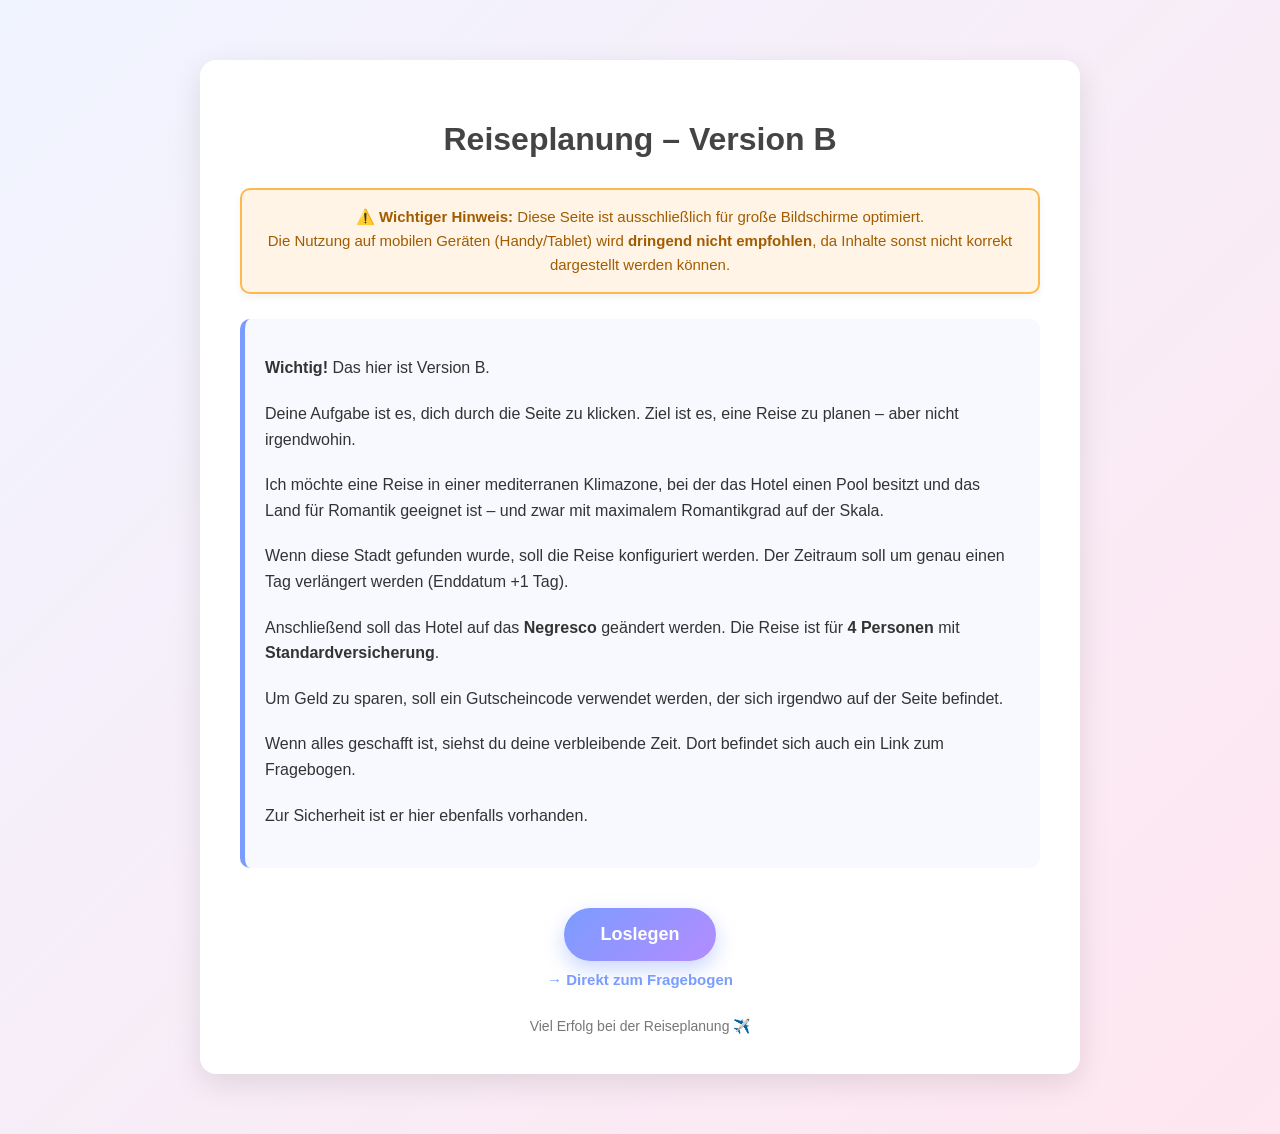
<file: index.html>
<!DOCTYPE html>
<html lang="de">
<head>
  <meta charset="UTF-8">
  <title>Reiseplanung – Version B</title>
  <style>
    body {
      margin: 0;
  padding: 0;
      font-family: "Segoe UI", Tahoma, Geneva, Verdana, sans-serif;
      background: linear-gradient(135deg, #f0f4ff, #ffe6f0);
      color: #333;
    }

    .container {
      max-width: 800px;
      margin: 60px auto;
      background: white;
      padding: 40px;
      border-radius: 16px;
      box-shadow: 0 10px 30px rgba(0,0,0,0.1);
    }

    h1 {
      text-align: center;
      color: #444;
      margin-bottom: 30px;
    }

    p {
      line-height: 1.6;
      margin-bottom: 20px;
    }

    .highlight {
      background: #f7f9ff;
      padding: 20px;
      border-radius: 10px;
      border-left: 5px solid #7a9cff;
    }

    a {
      color: #7a9cff;
      text-decoration: none;
      font-weight: bold;
    }

    a:hover {
      text-decoration: underline;
    }

    .footer {
      text-align: center;
      margin-top: 30px;
      font-size: 14px;
      color: #777;
    }

    .start-btn {
      display: block;
      width: fit-content;
      margin: 40px auto 10px;
      padding: 16px 36px;
      font-size: 18px;
      font-weight: 600;
      color: white;
      text-decoration: none;
      border-radius: 999px;

      background: linear-gradient(135deg, #7a9cff, #b48cff);
      box-shadow: 0 8px 20px rgba(122, 156, 255, 0.4);

      transition: all 0.3s ease;
      text-align: center;
    }

    .start-btn:hover {
      transform: translateY(-3px) scale(1.03);
      box-shadow: 0 12px 25px rgba(122, 156, 255, 0.6);
      background: linear-gradient(135deg, #5f7fe0, #9a6cff);
    }

    .start-btn:active {
      transform: scale(0.97);
      box-shadow: 0 5px 12px rgba(0,0,0,0.2);
    }

    .questionnaire-link {
      display: block;
      text-align: center;
      margin-top: 10px;
      font-size: 15px;
    }

  .notice {
  background: #fff4e5;
  border: 2px solid #ffb84d;
  color: #a15c00;
  padding: 15px;
  border-radius: 10px;
  font-size: 15px;
  text-align: center;
  margin-bottom: 25px;
  box-shadow: 0 4px 10px rgba(0,0,0,0.05);
}
.modal {
  display: none;
  position: fixed;
  inset: 0;
  background: rgba(0,0,0,0.6);
  backdrop-filter: blur(6px);

  justify-content: center;
  align-items: center;

  width: 100vw;
  height: 100vh;

  box-sizing: border-box;
}

@keyframes fadeIn {
  from { opacity: 0; }
  to { opacity: 1; }
}

.modal-content {
  background: rgba(255,255,255,0.9);
  backdrop-filter: blur(10px);
 padding: 30px;
  border-radius: 16px;
  text-align: center;
  max-width: fit-content;
  box-shadow: 0 20px 40px rgba(0,0,0,0.25);
  animation: pop 0.25s ease-out forwards;
  align-items: center;
  justify-content: center;
    margin: auto;
 
}

@keyframes pop {
  to { transform: translateY(0); }
}

.modal-content h2 {
  margin-bottom: 10px;
  color: #444;
}

.modal-content p {
  font-size: 14px;
  color: #666;
}

.modal-content input {
  width: 90%;
  padding: 10px;
  margin-top: 15px;
  border-radius: 10px;
  border: 1px solid #ddd;
  outline: none;
  font-size: 15px;
}

.modal-content input:focus {
  border-color: #7a9cff;
  box-shadow: 0 0 8px rgba(122,156,255,0.3);
}

.modal-buttons {
  margin-top: 18px;
  display: flex;
  gap: 10px;
  justify-content: center;
}

.modal-buttons button {
  flex: 1;
  padding: 10px;
  border-radius: 10px;
  border: none;
  cursor: pointer;
  font-weight: 600;
  transition: 0.2s;
}

.modal-buttons button:first-child {
  background: linear-gradient(135deg, #7a9cff, #b48cff);
  color: white;
}

.modal-buttons button:first-child:hover {
  transform: scale(1.03);
}

.modal-buttons button:last-child {
  background: #eee;
}

.modal-buttons button:last-child:hover {
  background: #ddd;
}

#errorText {
  font-size: 13px;
  margin-top: 10px;
}
  </style>
</head>
<body>

<div class="container">
  <h1>Reiseplanung – Version B</h1>

 <p class="notice">
  ⚠️ <b>Wichtiger Hinweis:</b> Diese Seite ist ausschließlich für große Bildschirme optimiert.<br>
  Die Nutzung auf mobilen Geräten (Handy/Tablet) wird <b>dringend nicht empfohlen</b>, 
  da Inhalte sonst nicht korrekt dargestellt werden können.
</p>

  <div class="highlight">
    <p><b>Wichtig!</b> Das hier ist Version B.</p>

    <p>
      Deine Aufgabe ist es, dich durch die Seite zu klicken. Ziel ist es, eine Reise zu planen –
      aber nicht irgendwohin.
    </p>

    <p>
      Ich möchte eine Reise in einer mediterranen Klimazone, bei der das Hotel einen Pool besitzt
      und das Land für Romantik geeignet ist – und zwar mit maximalem Romantikgrad auf der Skala.
    </p>

    <p>
      Wenn diese Stadt gefunden wurde, soll die Reise konfiguriert werden.
      Der Zeitraum soll um genau einen Tag verlängert werden (Enddatum +1 Tag).
    </p>

    <p>
      Anschließend soll das Hotel auf das <b>Negresco</b> geändert werden.
      Die Reise ist für <b>4 Personen</b> mit <b>Standardversicherung</b>.
    </p>

    <p>
      Um Geld zu sparen, soll ein Gutscheincode verwendet werden,
      der sich irgendwo auf der Seite befindet.
    </p>

    <p>
      Wenn alles geschafft ist, siehst du deine verbleibende Zeit.
      Dort befindet sich auch ein Link zum Fragebogen.
    </p>

    <p>
      Zur Sicherheit ist er hier ebenfalls vorhanden.  
    </p>
   
  </div>
<div id="codeModal" class="modal">
  <div class="modal-content">
    <h2>Zugangscode</h2>
    <p>Bitte gib den Code ein, um fortzufahren:</p>

    <input type="text" id="codeInput" placeholder="Code eingeben">

    <div class="modal-buttons">
      <button onclick="checkCode()">Bestätigen</button>
      <button onclick="closeCodeBox()">Abbrechen</button>
    </div>

    <p id="errorText" style="color:red; display:none; margin-top:10px;">
      Falscher Code
    </p>
  </div>
</div>
<a href="#" class="start-btn" onclick="openCodeBox(event)">
  Loslegen
</a>
 <a href="https://docs.google.com/forms/d/e/1FAIpQLSc4ujJEwK3v1CnYBWyRkSVEQRX7MrBjr_quOH227YJG_D8C1g/viewform?usp=dialog" target="_blank" class="questionnaire-link">
    → Direkt zum Fragebogen
  </a>
 

  <div class="footer">
    Viel Erfolg bei der Reiseplanung ✈️
  </div>
</div>
<script>

function openCodeBox(event) {
  event.preventDefault();
  const modal = document.getElementById("codeModal");
  modal.style.display = "flex";
}

function closeCodeBox() {
  document.getElementById("codeModal").style.display = "none";
}

function checkCode() {
  const code = document.getElementById("codeInput").value.trim();

  if (code === "GREEN2026") {
    window.open("start.html", "_blank");
  } else {
    document.getElementById("errorText").style.display = "block";
  }
}

</script>
</body>
</html>
</file>
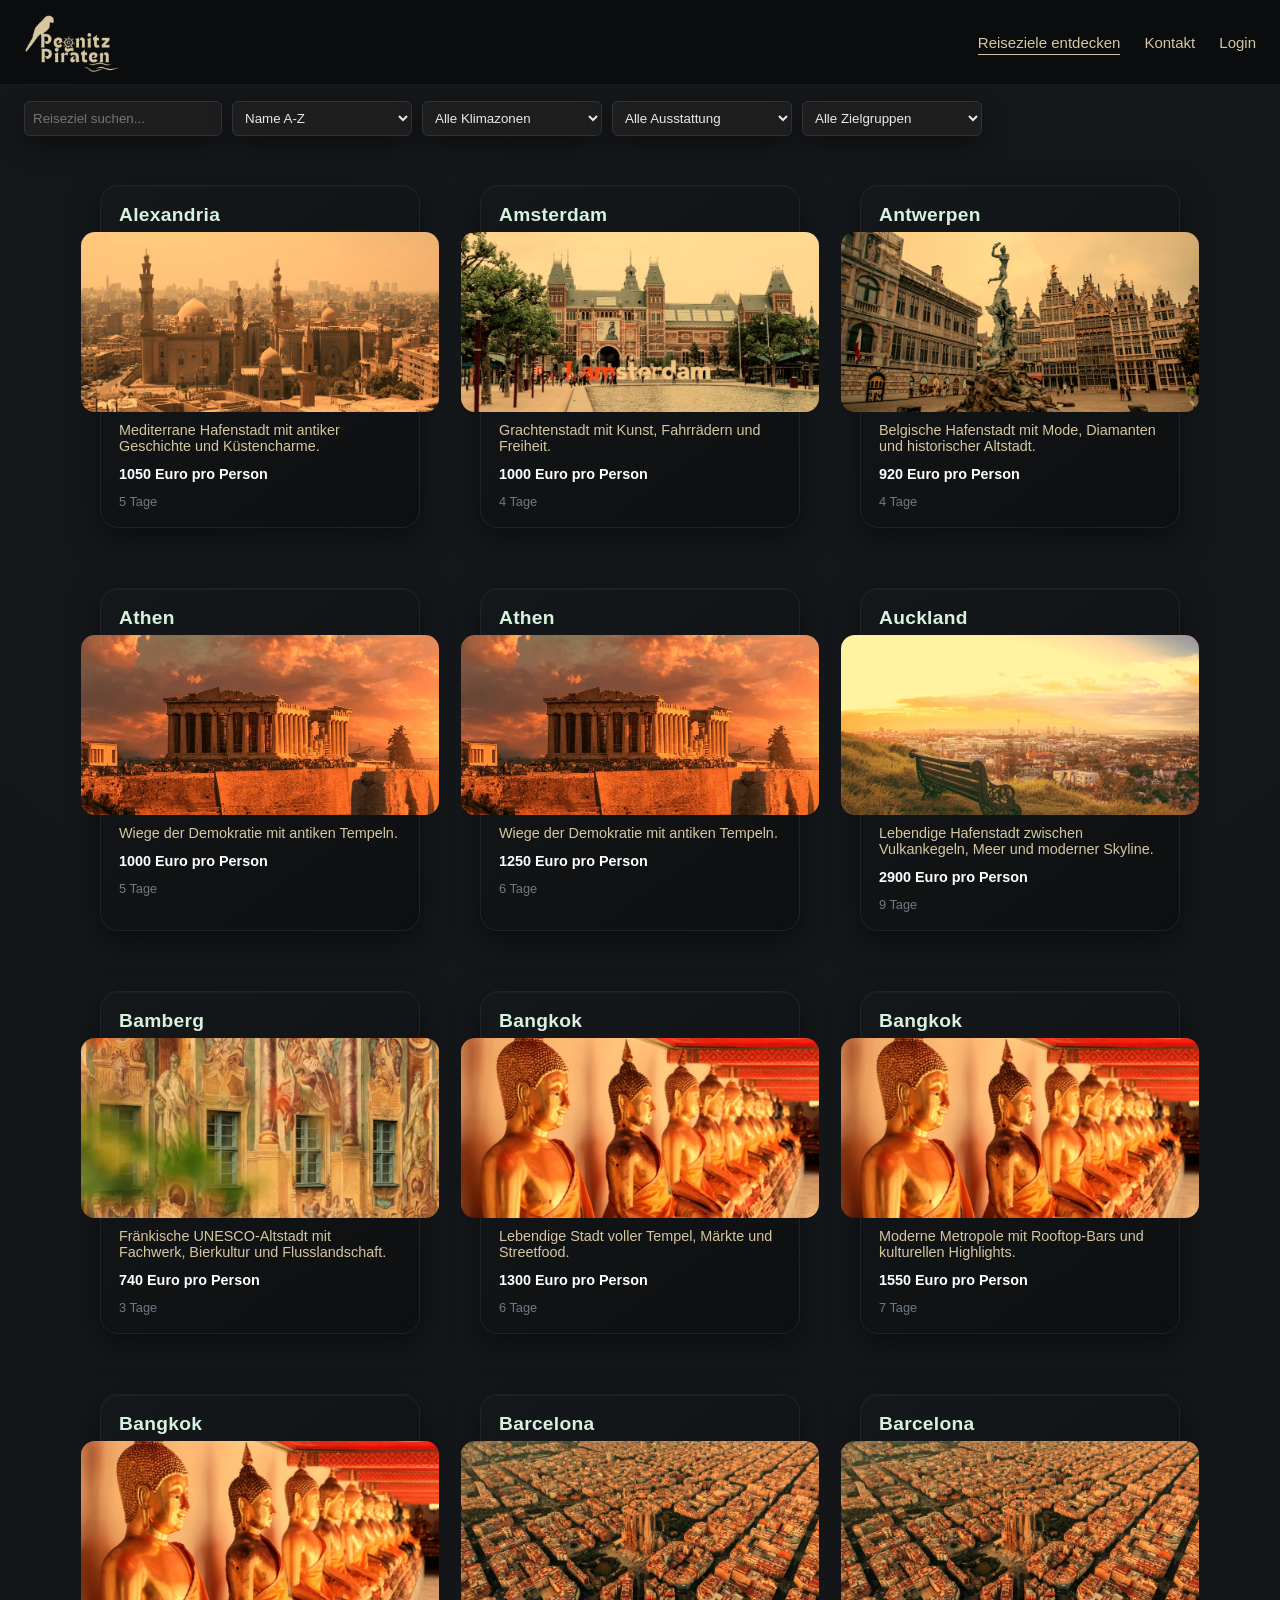
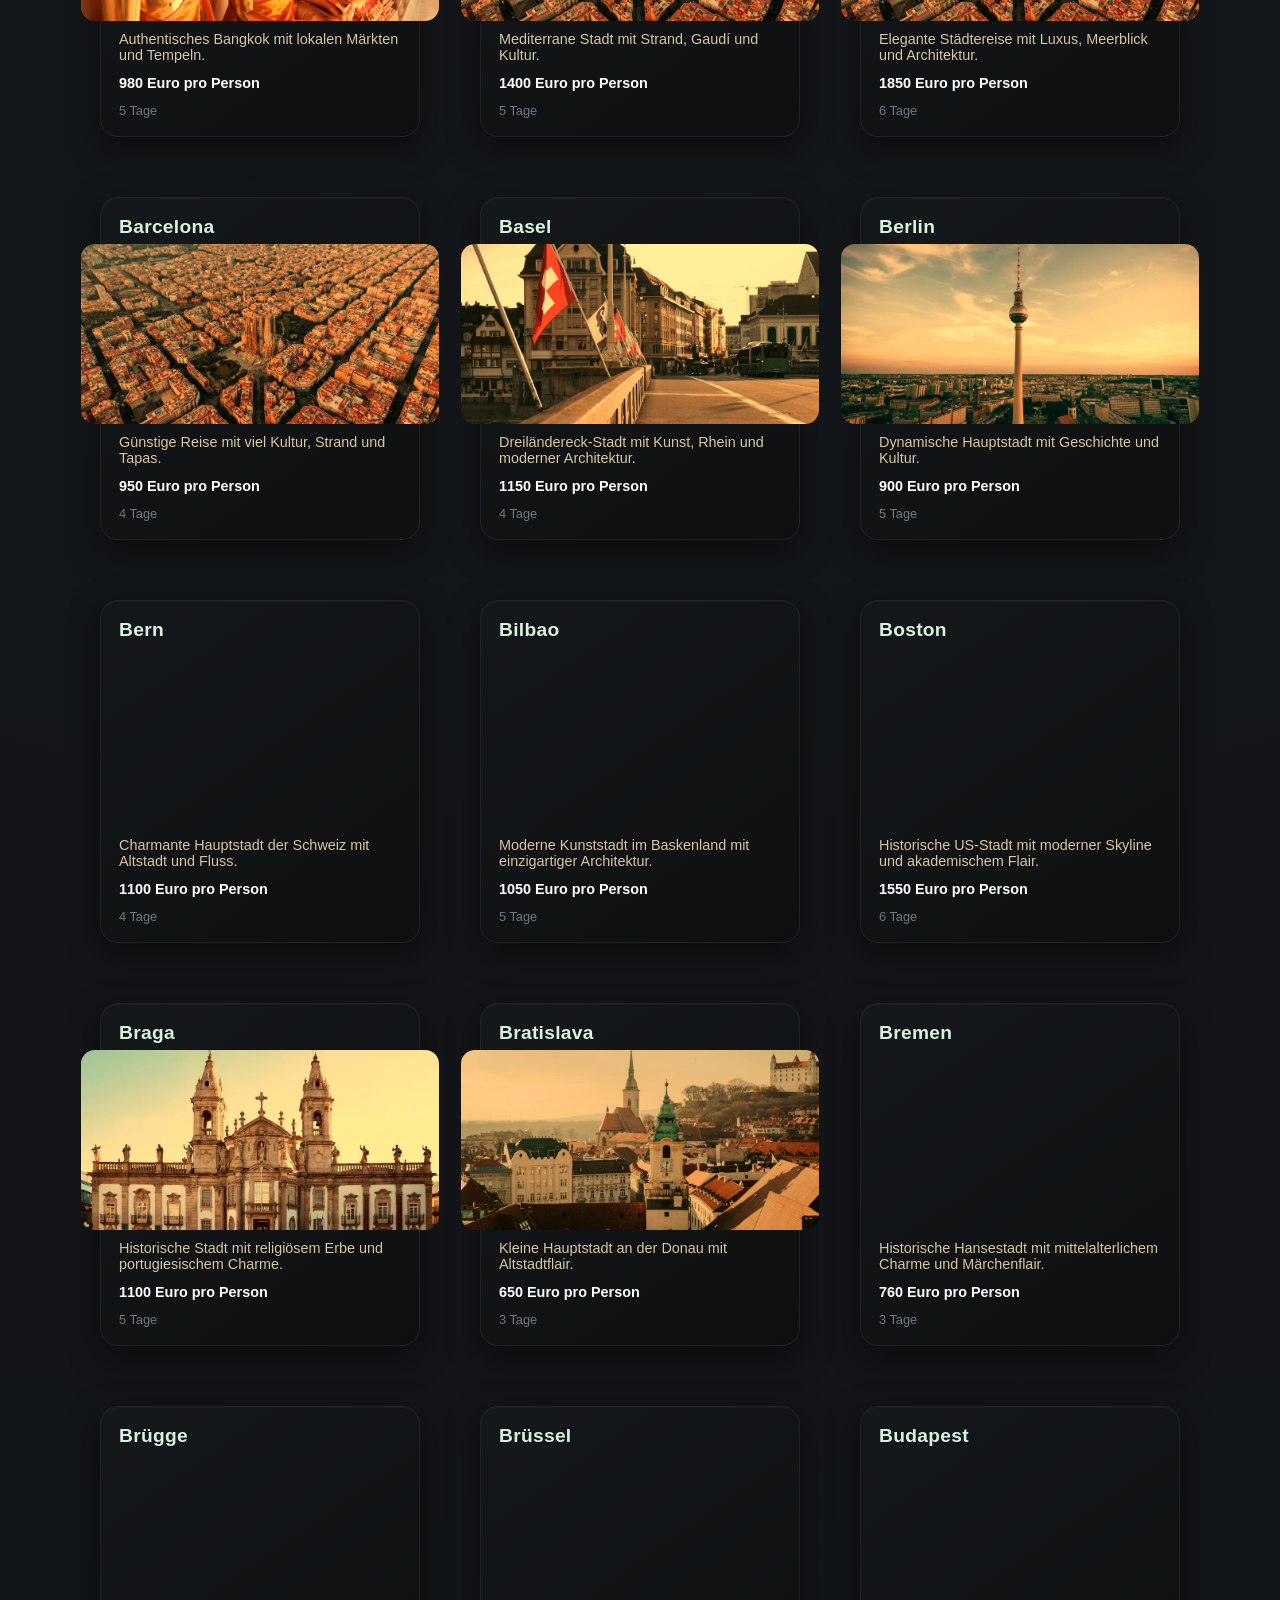
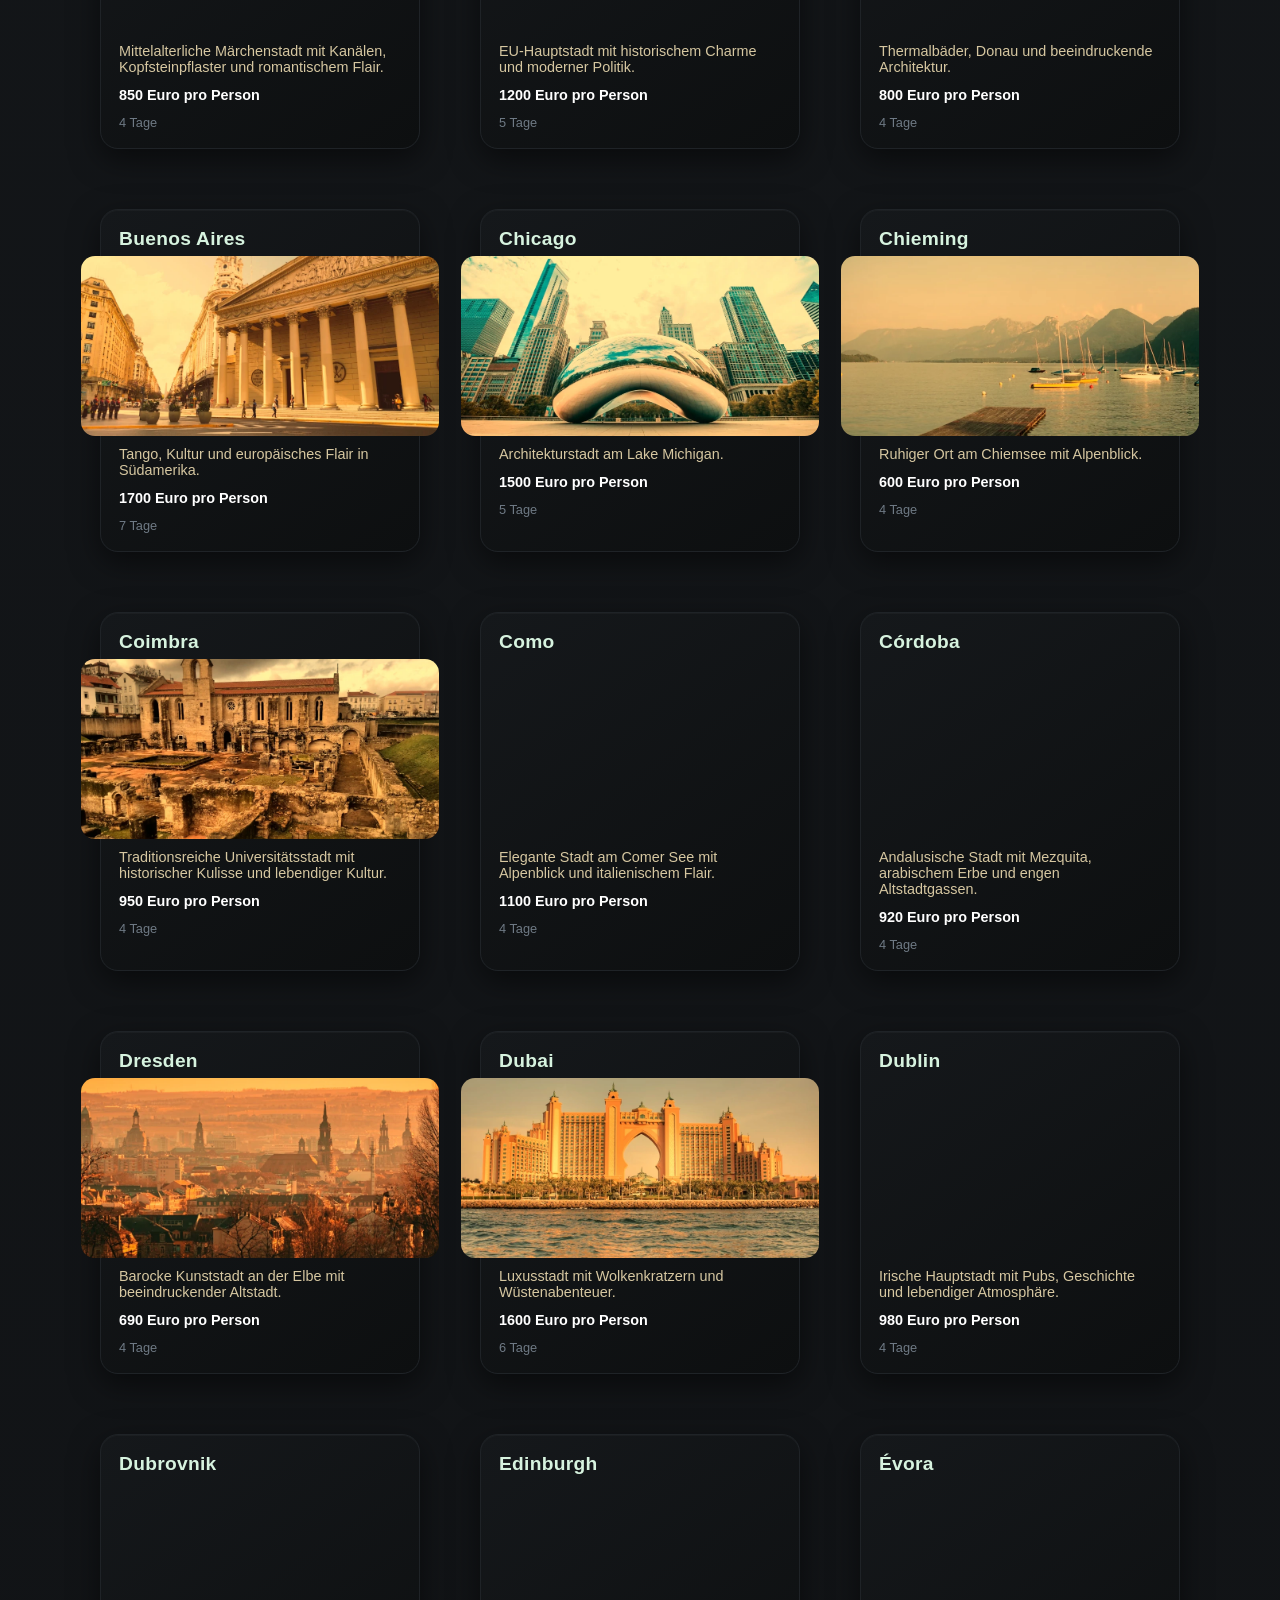
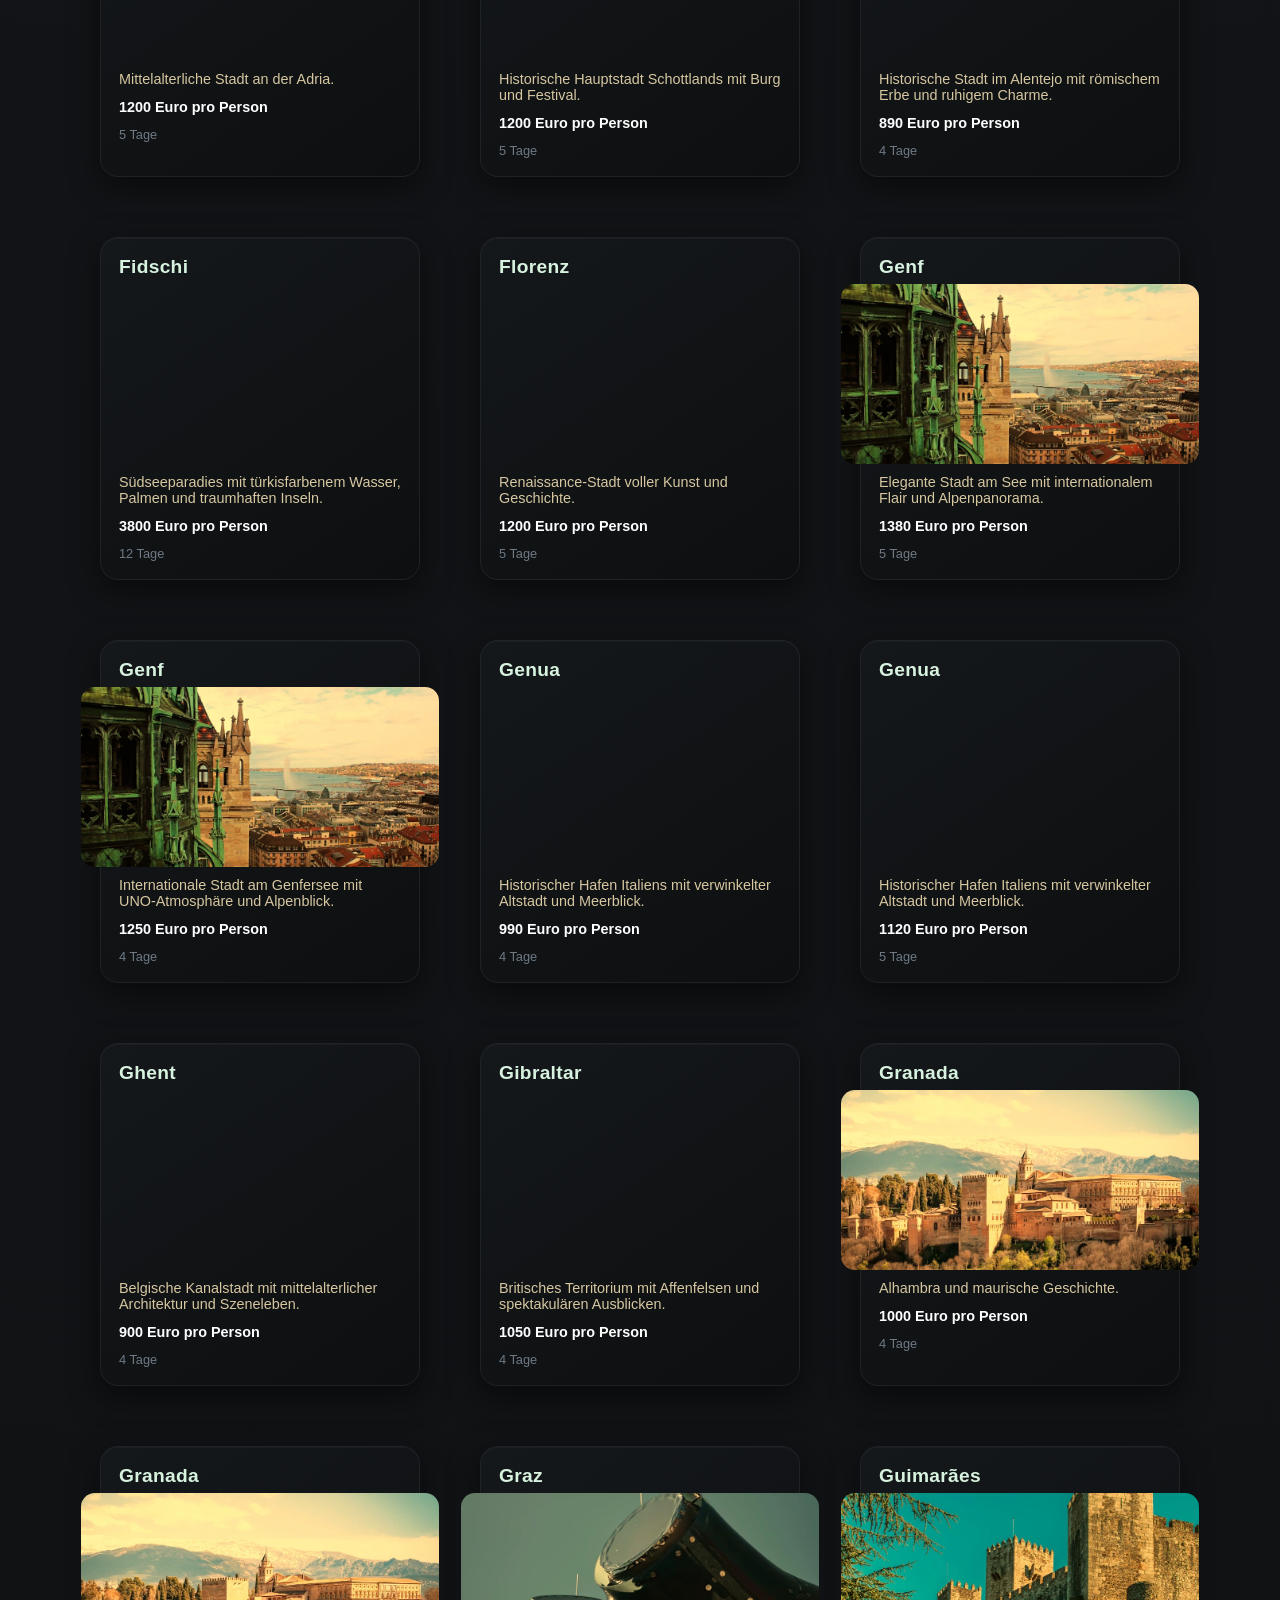
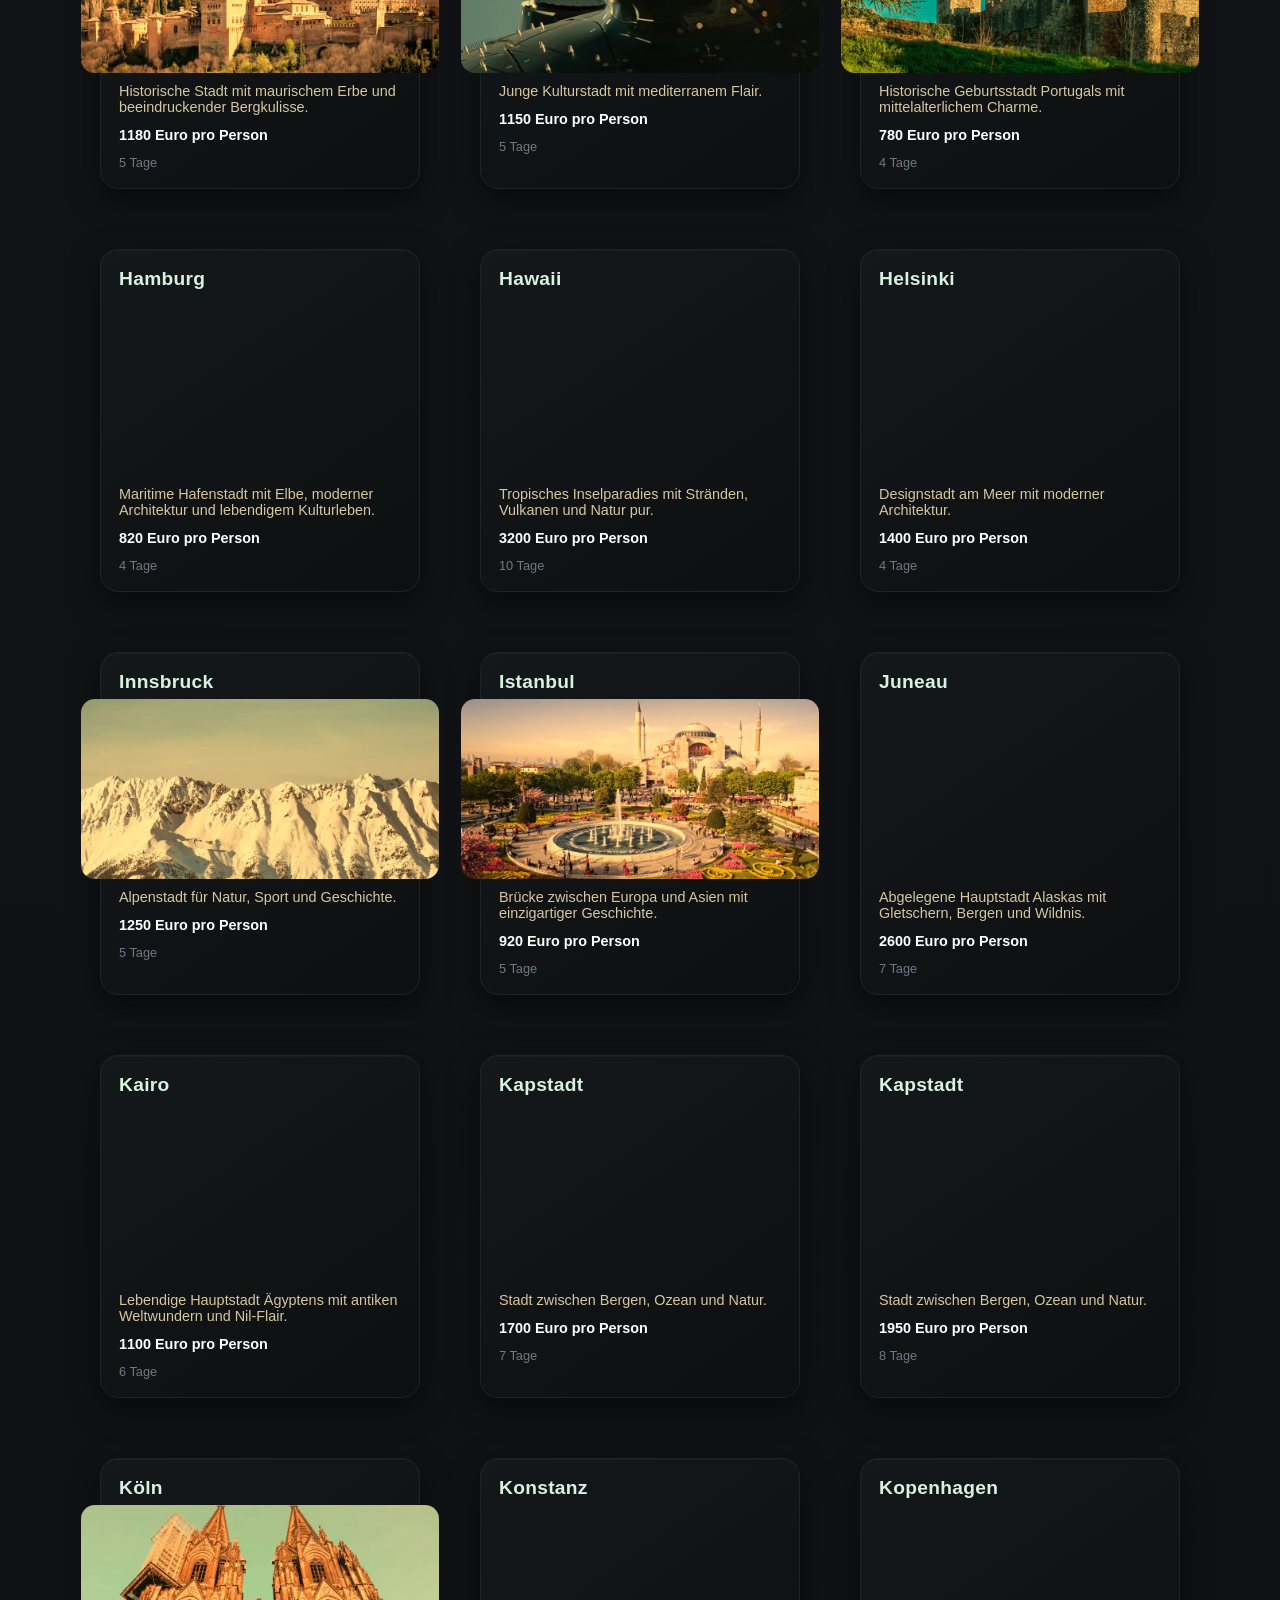
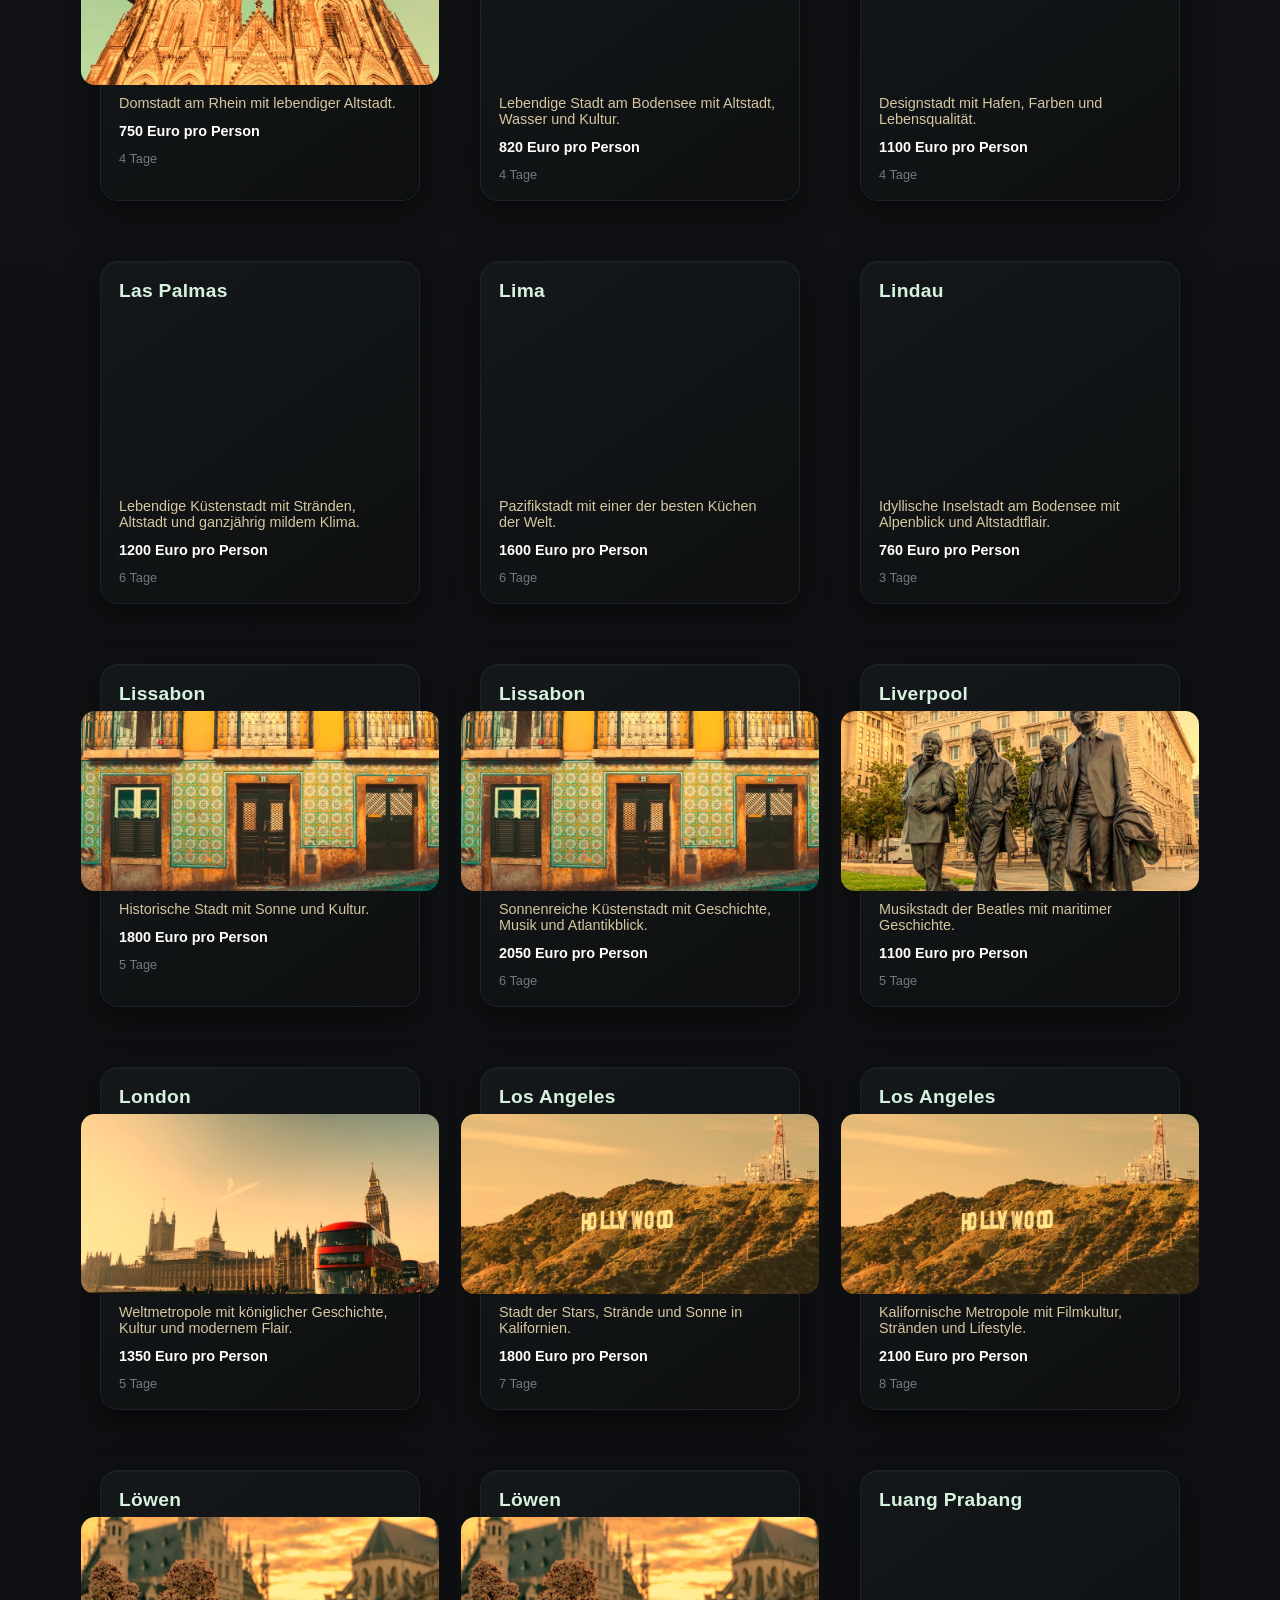
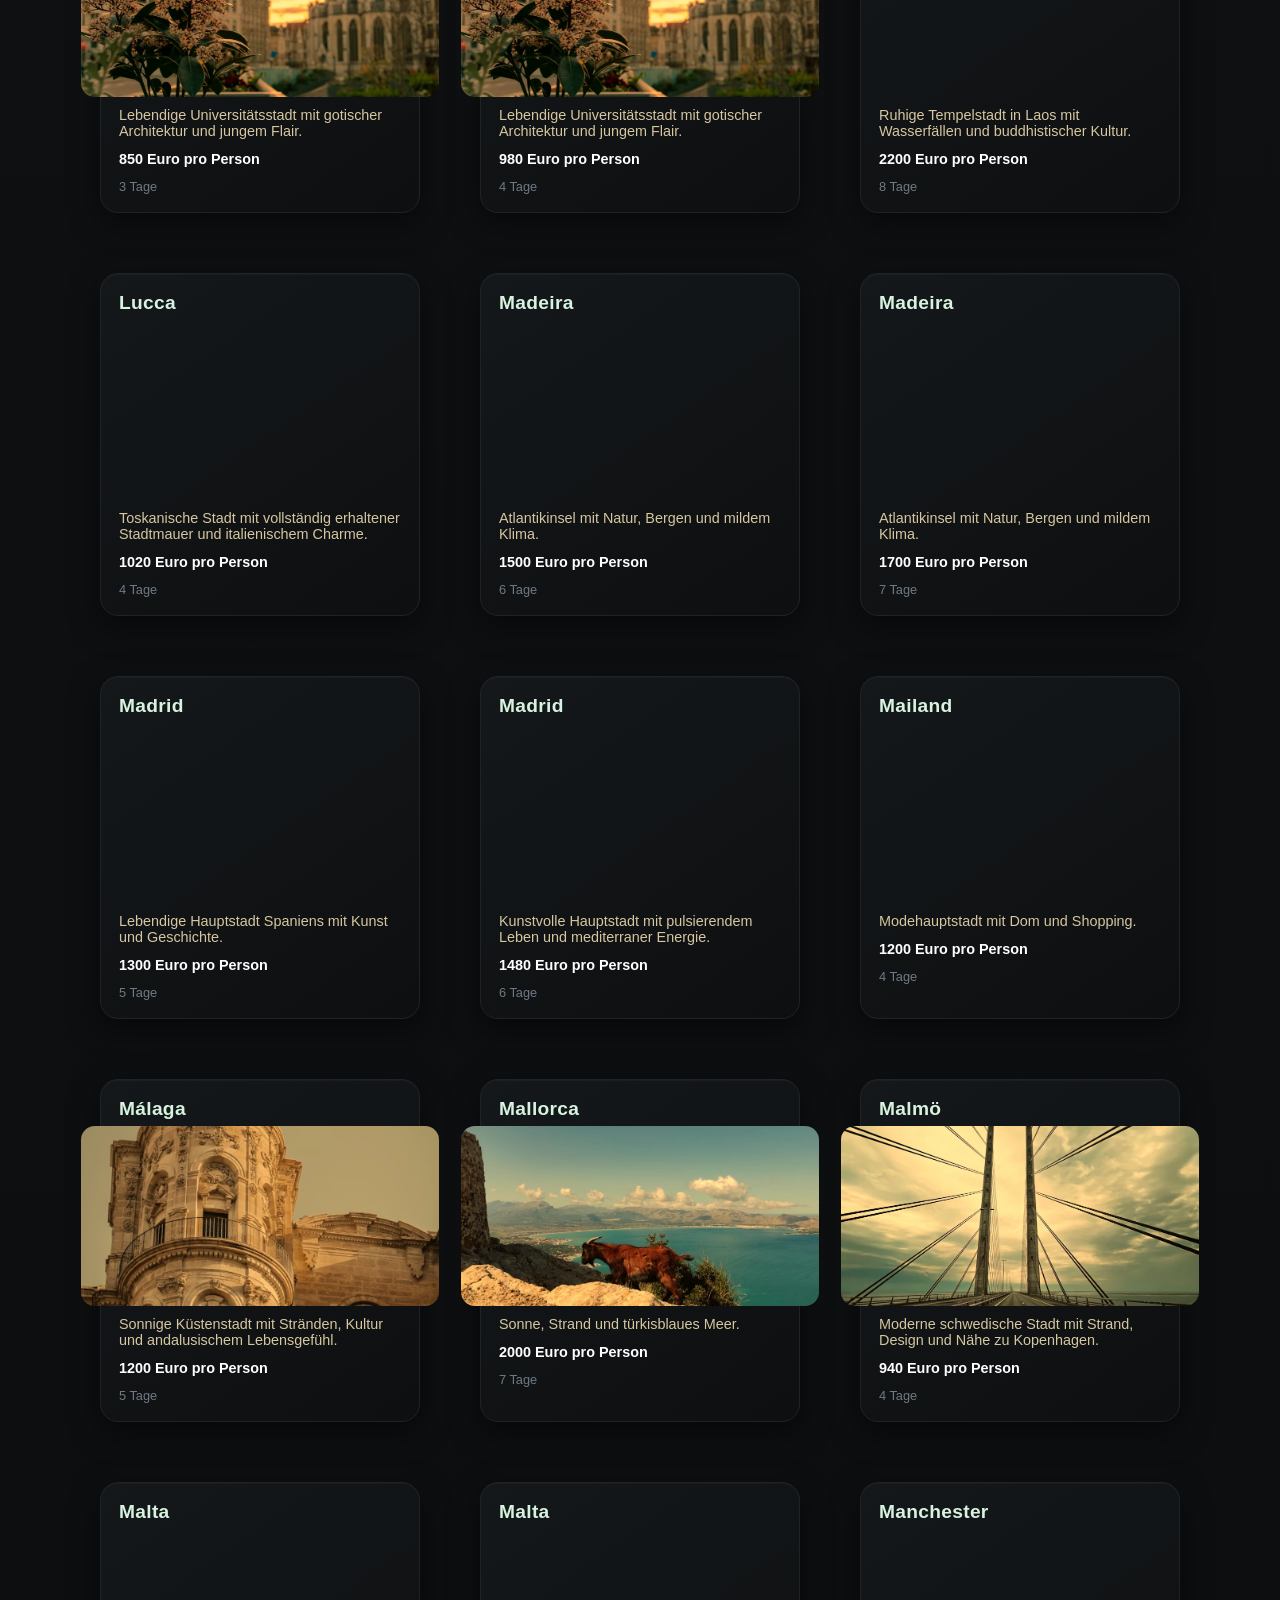
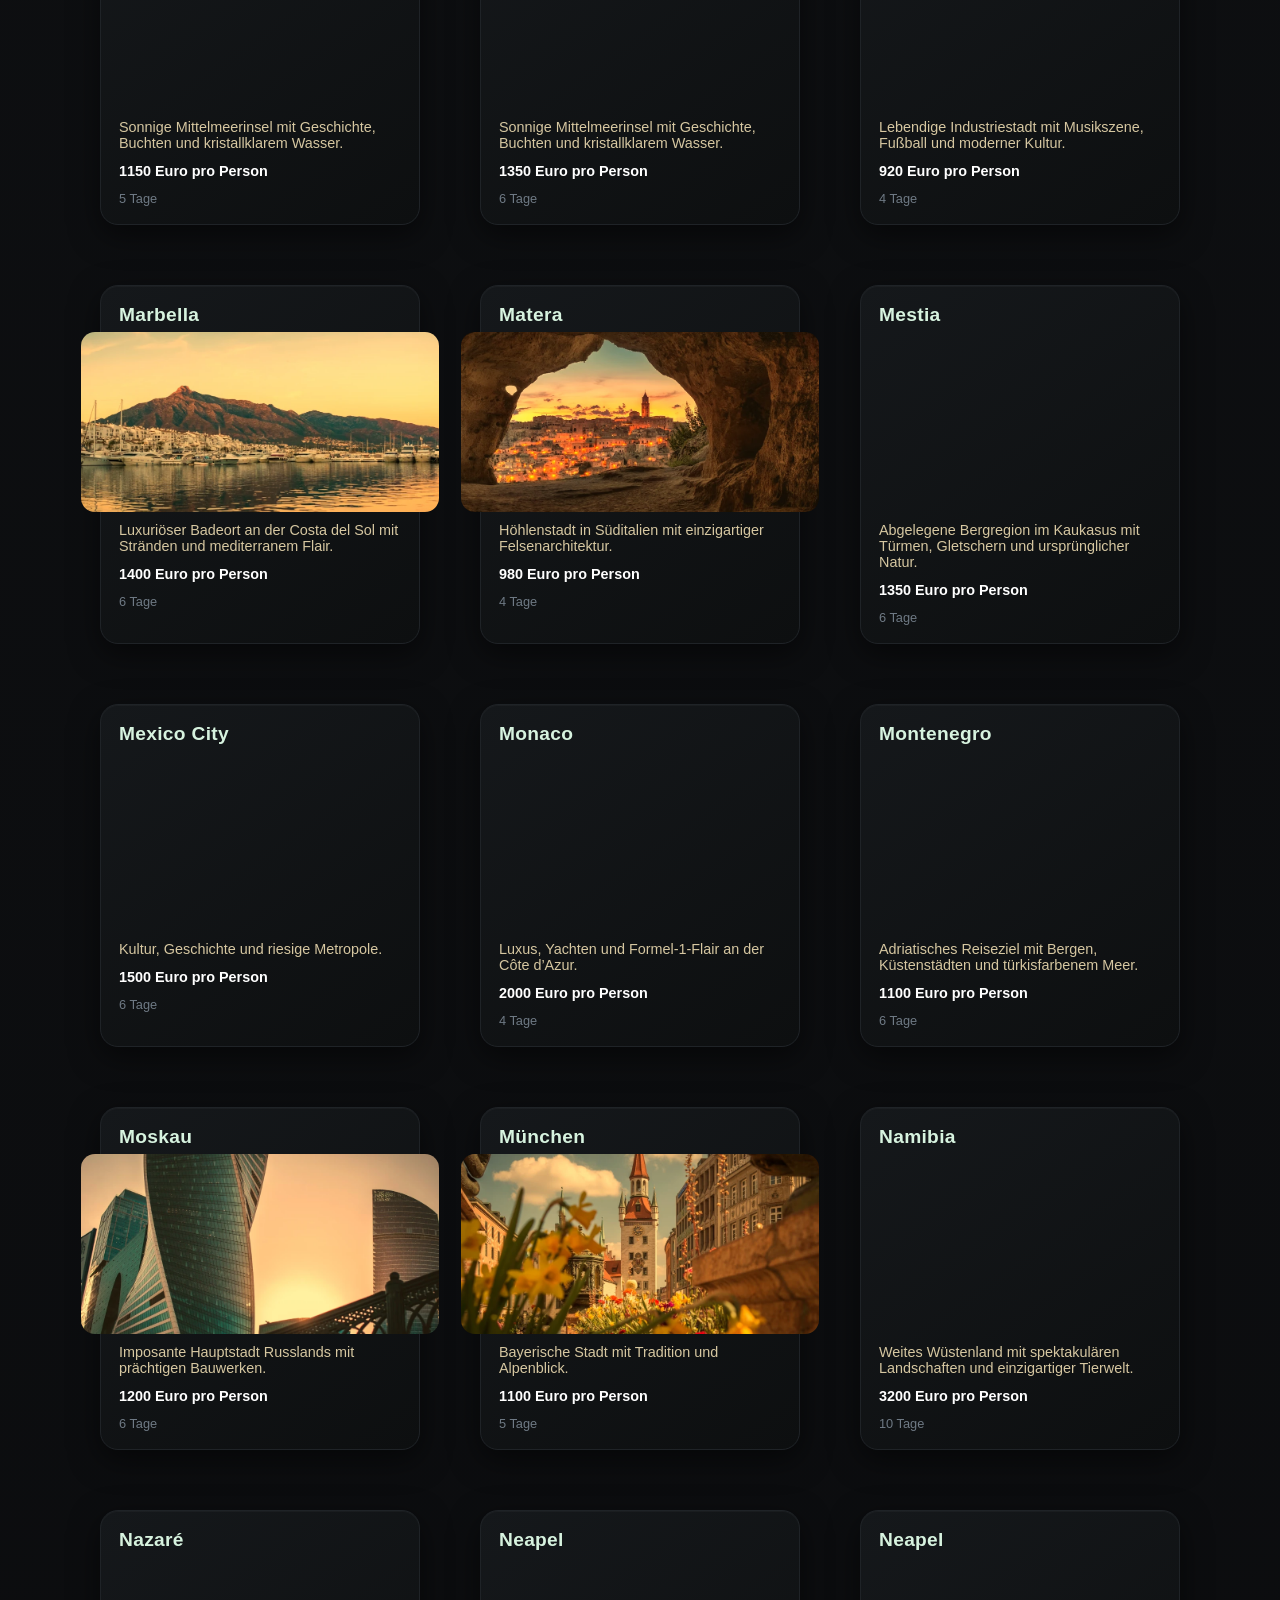
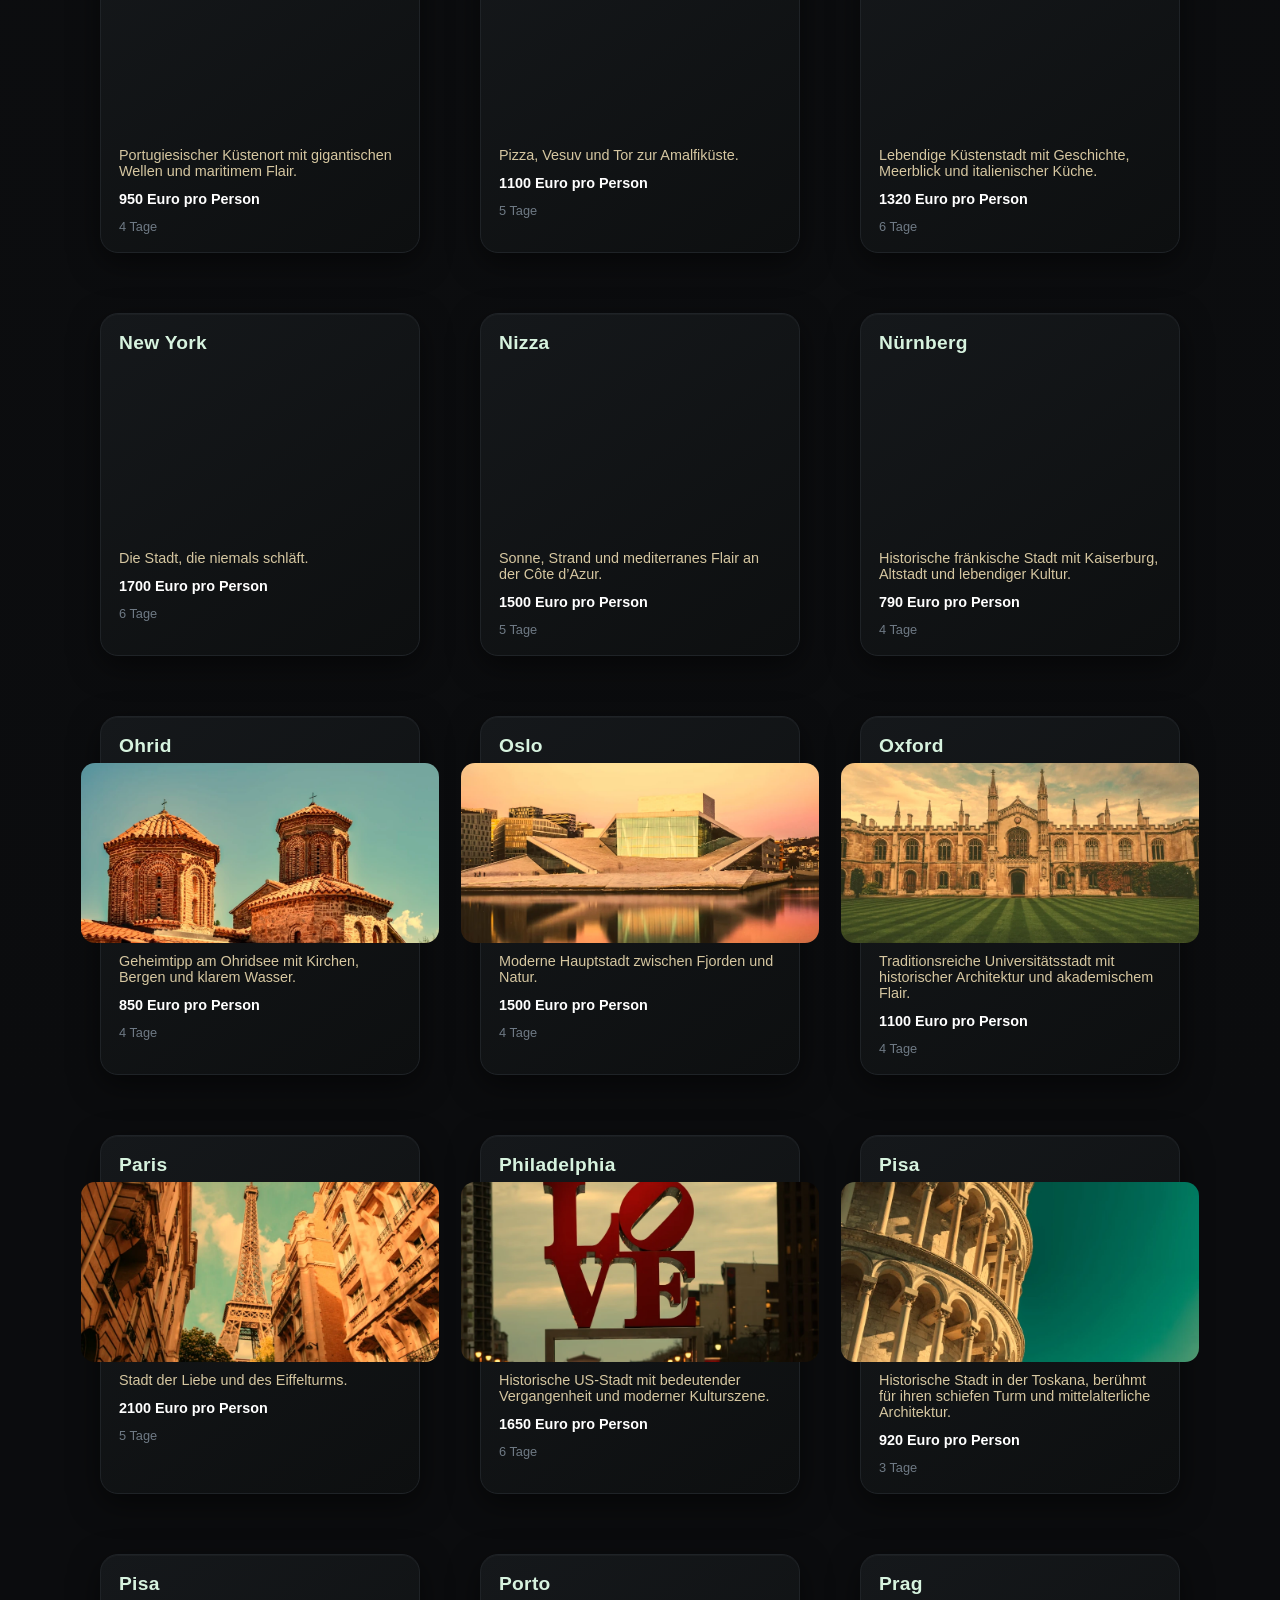
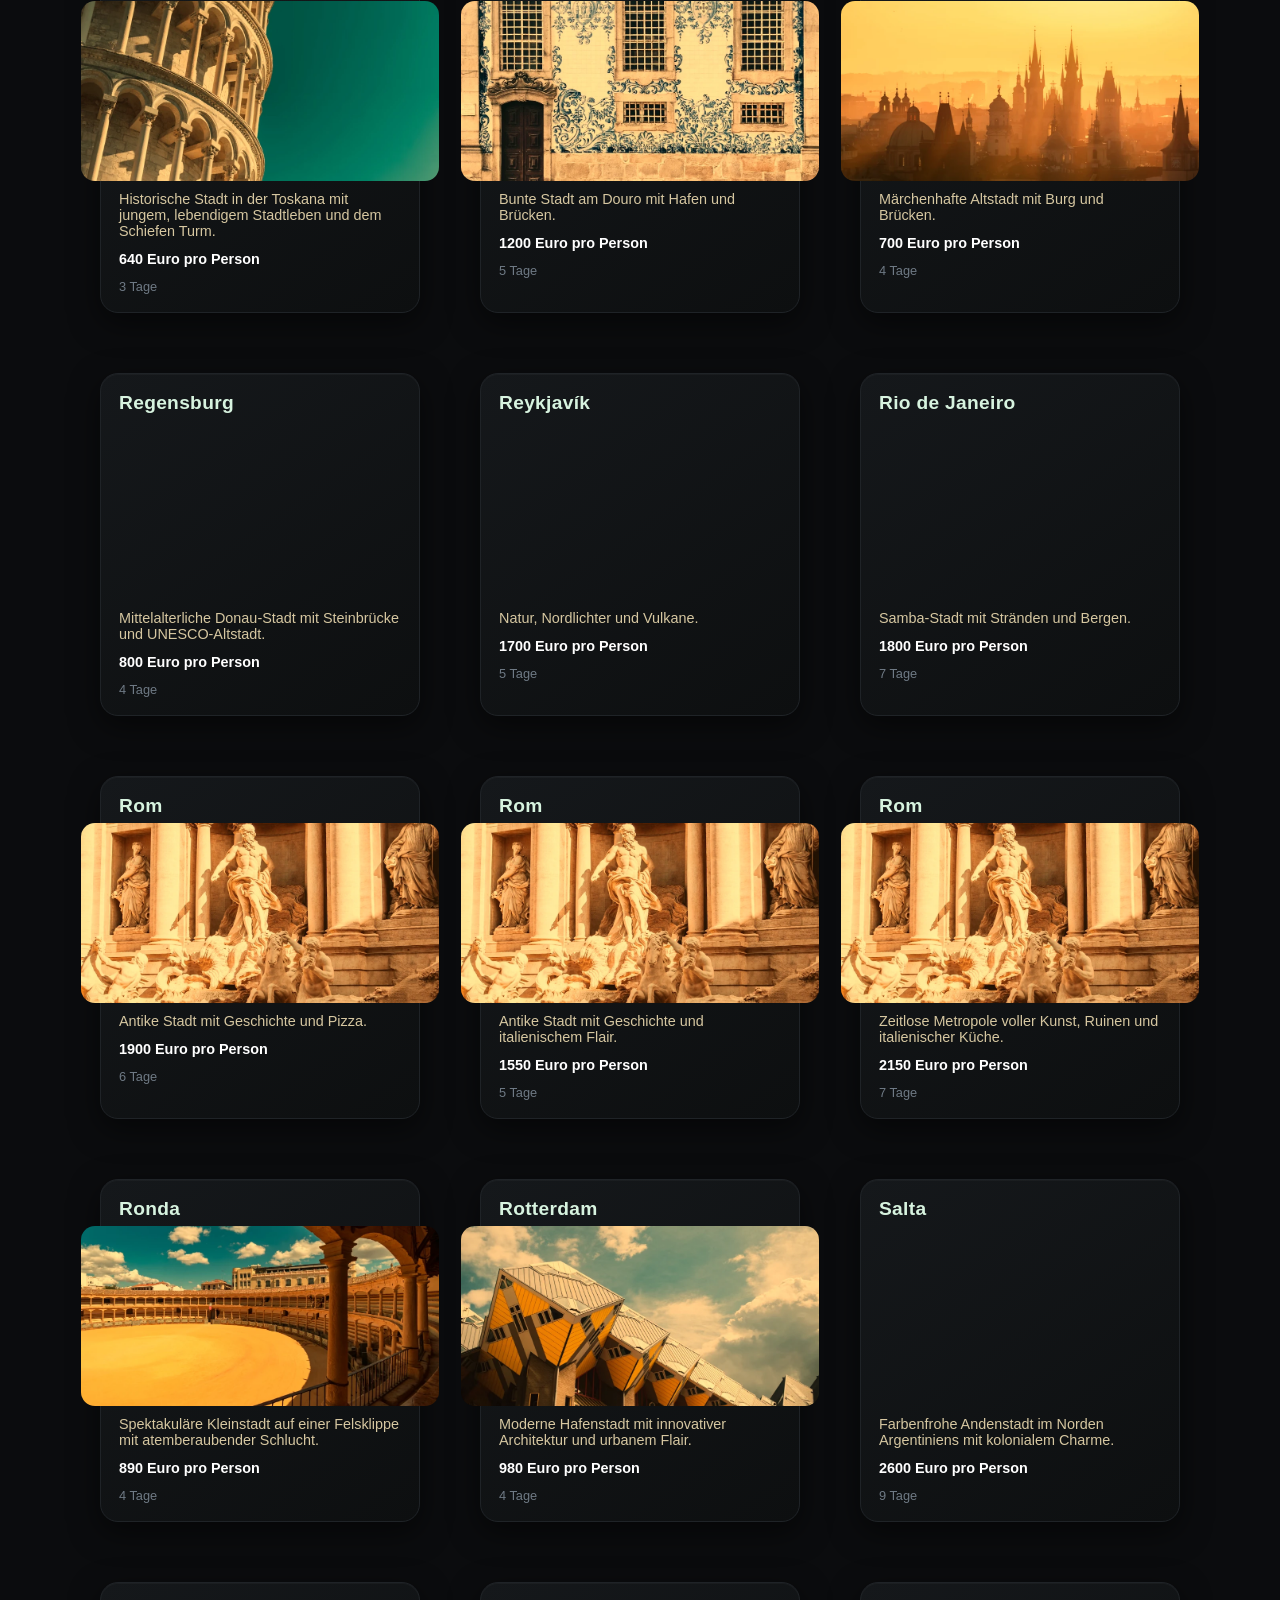
<file: angebote.html>
<!DOCTYPE html><html lang="de"><head><meta charset="UTF-8"><title>Pegnitz Piraten</title><link rel="stylesheet" href="stylesangebote.css"><link rel="icon" href="assets/flavicon-green.png"></head><body><div class="navbar"><a href="start.html"><img class="logo" src="assets/pegnitz2.png" alt="Logo"></a><div class="nav-links"><a href="angebote.html" class="active">Reiseziele entdecken</a><a href="kontakt.html">Kontakt</a><a href="login.html">Login</a></div></div><div class="controls"><input id="search" type="text" placeholder="Reiseziel suchen..."><select id="sort"><option value="name-asc">Name A-Z</option><option value="name-desc">Name Z-A</option><option value="preis-asc">Preis ↑</option><option value="preis-desc">Preis ↓</option><option value="dauer-asc">Dauer ↑</option><option value="dauer-desc">Dauer ↓</option><option value="romantik-desc">Romantik ↓</option><option value="nachtleben-desc">Nachtleben ↓</option></select><select id="klima"><option value="">Alle Klimazonen</option><option value="warm">Warm</option><option value="heiß">Heiß</option><option value="gemäßigt">Gemäßigt</option><option value="mild">Mild</option><option value="mediterran">Mediterran</option></select><select id="ausstattung"><option value="">Alle Ausstattung</option><option value="pool">Pool</option><option value="wifi">WLAN</option></select><select id="geeignet"><option value="">Alle Zielgruppen</option><option value="Strandurlaub">Strand</option><option value="Kultur">Kultur</option><option value="Party">Party</option><option value="Romantik">Romantik</option><option value="Paare">Paare</option><option value="Familien">Familien</option><option value="Luxus">Luxus</option></select></div><main class="content"></main><div class="footer"><p>&copy; 2026 Pegnitz Piraten. Alle Rechte vorbehalten.</p><div class="footer-links"><a href="#">Impressum</a><a href="#">Datenschutz</a><a href="kontakt.html">Kontakt</a></div><p>Diese Website ist ein nicht-kommerzieller Prototyp zu Forschungszwecken. Einige verwendete Bilder dienen ausschließlich der Illustration.</p></div><script src="scriptangebote.js"></script><script src="timer.js"></script></body></html>
</file>
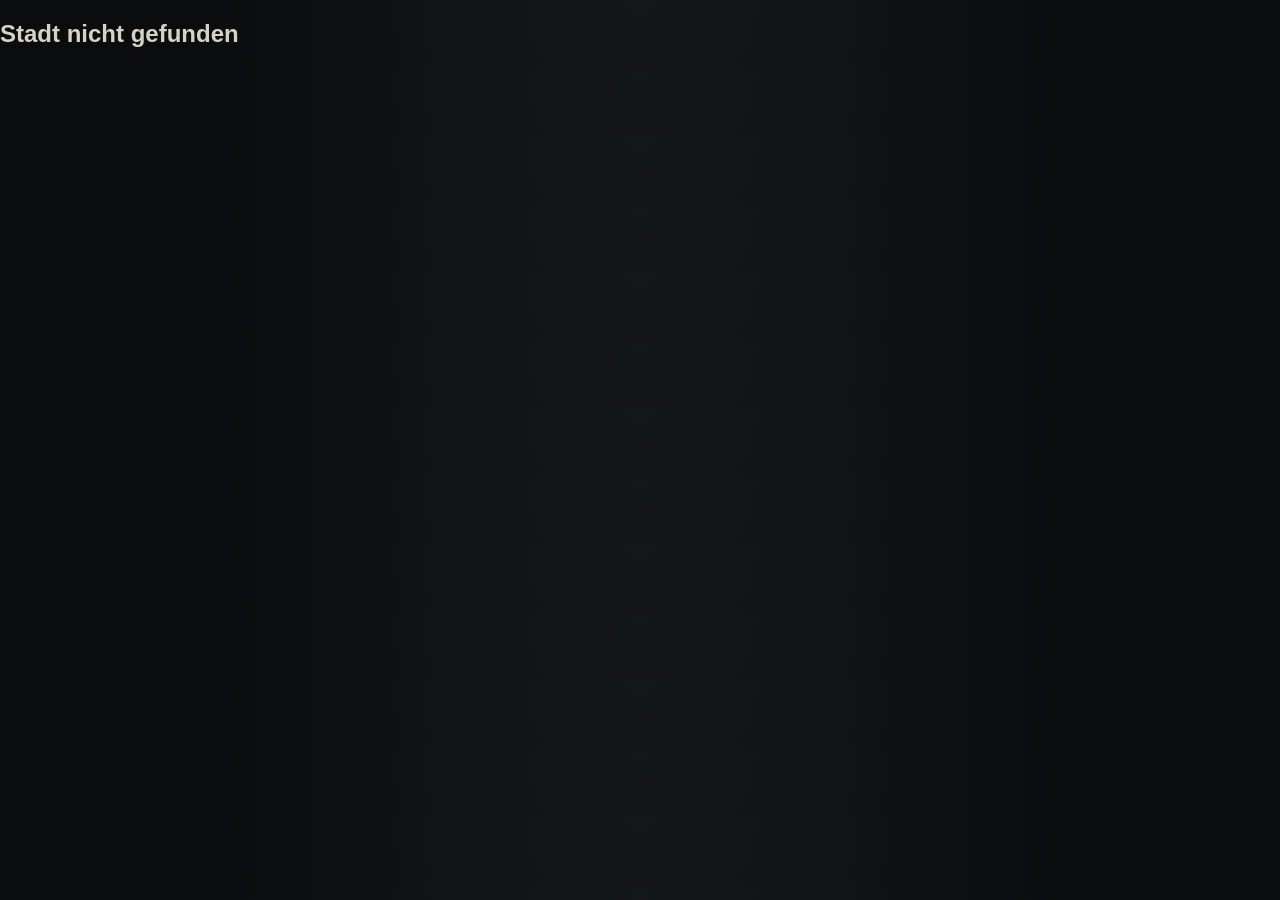
<file: buy.html>
<!DOCTYPE html><html lang="de"><head><meta charset="UTF-8"><title>Pegnitz Piraten</title><link rel="stylesheet" href="stylesbuy.css"></head><body><div class="navbar"><a href="start.html"><img class="logo" src="assets/pegnitz2.png" alt="Logo"></a><div class="nav-links"><a href="angebote.html" class="active">Reiseziele entdecken</a><a href="kontakt.html">Kontakt</a><a href="login.html">Login</a></div></div><main class="content"><div class="container"><p class="Rabatt"> Exklusiver Willkommensrabatt: Spare 43,9 % auf unser gesamtes Sortiment mit dem Code <span class="code-highlight">90439</span></p><section class="card"><h3 id="titel">Reiseziel</h3><p class="land" id="land"></p></section><section class="card"><h3>Reisedaten</h3><label>Von</label><input type="date" id="von"><label>Bis</label><input type="date" id="bis"><p><b>Dauer:</b><span id="tage">1</span> Tage</p></section><section class="card"><h3>Transport</h3><div id="transport"></div><label><input type="checkbox" id="barrierefrei" disabled> Barrierefrei</label><label><input type="checkbox" id="rollstuhl" disabled> Rollstuhl möglich</label></section><section class="card"><h3>Hotel</h3><div class="hotel-row"><select id="hotel_name"></select><div id="sterne"><span></span><span></span><span></span><span></span><span></span></div></div><label class="check"><input type="checkbox" id="wifi" disabled> WLAN</label><label class="check"><input type="checkbox" id="pool" disabled> Pool</label><label class="check"><input type="checkbox" id="hotel_barriere" disabled> Barrierefrei</label></section><section class="card"><h3>Preis</h3><p><b>Grundpreis:</b><span id="preis"></span></p><label>Personen</label><input type="number" id="personen" value="1" min="1"><label>Versicherung</label><select id="versicherung"><option value="0">Keine</option><option value="80">Standard (zzgl. 80 € / Person)</option><option value="150">Premium (zzgl. 150 € / Person)</option></select><label>Gutschein</label><input type="text" id="gutschein"><button type="button" id="gutscheinBtn">Einlösen</button><h2>Gesamt: <span class="preis" id="gesamtpreis">0</span> €</h2></section><button id="buchenBtn">Jetzt buchen</button></div></main><div class="footer"><p>&copy; 2026 Pegnitz Piraten. Alle Rechte vorbehalten.</p><div class="footer-links"><a href="#">Impressum</a><a href="#">Datenschutz</a><a href="kontakt.html">Kontakt</a></div><p>Diese Website ist ein nicht-kommerzieller Prototyp zu Forschungszwecken. Einige verwendete Bilder dienen ausschließlich der Illustration.</p></div><script src="timer.js"></script><script src="scriptbuy.js"></script></body></html>
</file>
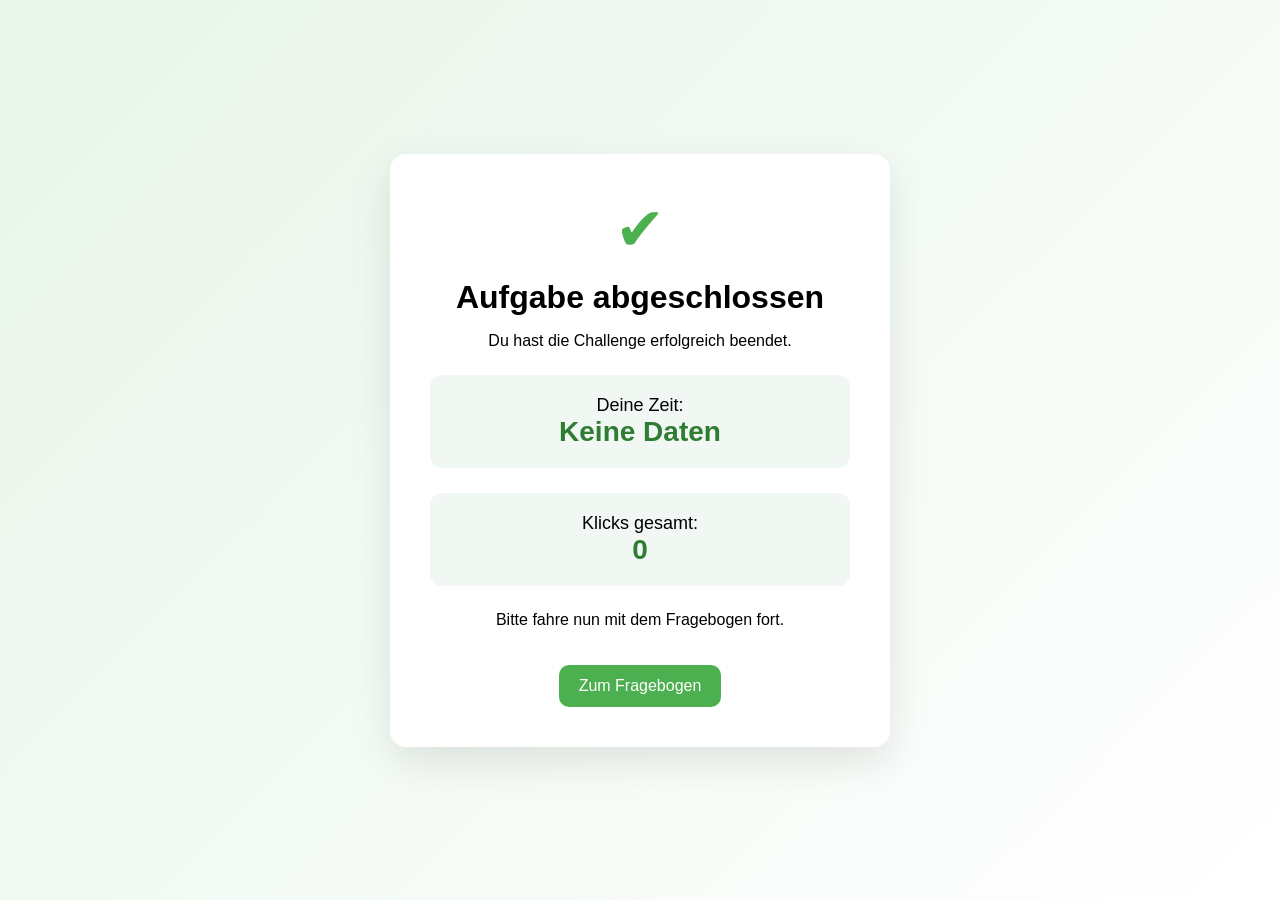
<file: challengedone.html>
<!DOCTYPE html>
<html lang="de">
<head>
<meta charset="UTF-8">
<meta name="viewport" content="width=device-width, initial-scale=1.0">
<title>Aufgabe abgeschlossen</title>

<style>
  body {
    font-family: Arial, sans-serif;
    background: linear-gradient(135deg, #e8f5e9, #ffffff);
    display: flex;
    justify-content: center;
    align-items: center;
    height: 100vh;
    margin: 0;
  }

  .card {
    background: white;
    padding: 40px;
    border-radius: 16px;
    box-shadow: 0 15px 40px rgba(0,0,0,0.1);
    text-align: center;
    max-width: 420px;
    width: 100%;
    animation: fadeIn 0.6s ease;
  }

  @keyframes fadeIn {
    from { opacity: 0; transform: translateY(10px); }
    to { opacity: 1; transform: translateY(0); }
  }

  .icon {
    font-size: 60px;
    color: #4CAF50;
  }

  h1 {
    margin: 15px 0;
  }

  .time-box {
    margin: 25px 0;
    padding: 20px;
    background: #f1f8f4;
    border-radius: 12px;
    font-size: 18px;
  }

  .time {
    font-size: 28px;
    font-weight: bold;
    color: #2e7d32;
  }

  button {
    margin-top: 20px;
    padding: 12px 20px;
    border: none;
    border-radius: 10px;
    background: #4CAF50;
    color: white;
    font-size: 16px;
    cursor: pointer;
    transition: 0.2s;
  }

  button:hover {
    background: #388e3c;
  }

  .sub {
    color: #666;
    font-size: 14px;
    margin-top: 10px;
  }
</style>
</head>

<body>

<div class="card">
  <div class="icon">✔</div>
  <h1>Aufgabe abgeschlossen</h1>
  <p>Du hast die Challenge erfolgreich beendet.</p>

  <div class="time-box">
    Deine Zeit:
    <div class="time" id="finalTime">--</div>
  </div>
<div class="time-box">
    Klicks gesamt:
    <div class="time" id="clicks">--</div>
  </div>
  <p>Bitte fahre nun mit dem Fragebogen fort.</p>

  <button onclick="goToSurvey()">Zum Fragebogen</button>
  
</div>
<script>
  (function () {

    let start = sessionStorage.getItem("startTime");
    let end = Date.now();

    if (start) {
      let seconds = Math.floor((end - Number(start)) / 1000);

      document.getElementById("finalTime").textContent = seconds + " Sekunden";

      sessionStorage.setItem("lastDuration", seconds);

      sessionStorage.removeItem("startTime");
    } else {
      document.getElementById("finalTime").textContent = "Keine Daten";
    }

    const clicks = sessionStorage.getItem("clicks") || 0;
    document.getElementById("clicks").textContent = clicks;

    sessionStorage.removeItem("clicks");

  })();

 function goToSurvey() {
  window.open("https://docs.google.com/forms/d/e/1FAIpQLSc4ujJEwK3v1CnYBWyRkSVEQRX7MrBjr_quOH227YJG_D8C1g/viewform?usp=dialog", "_blank");
}
</script>
</body>
</html>
</file>
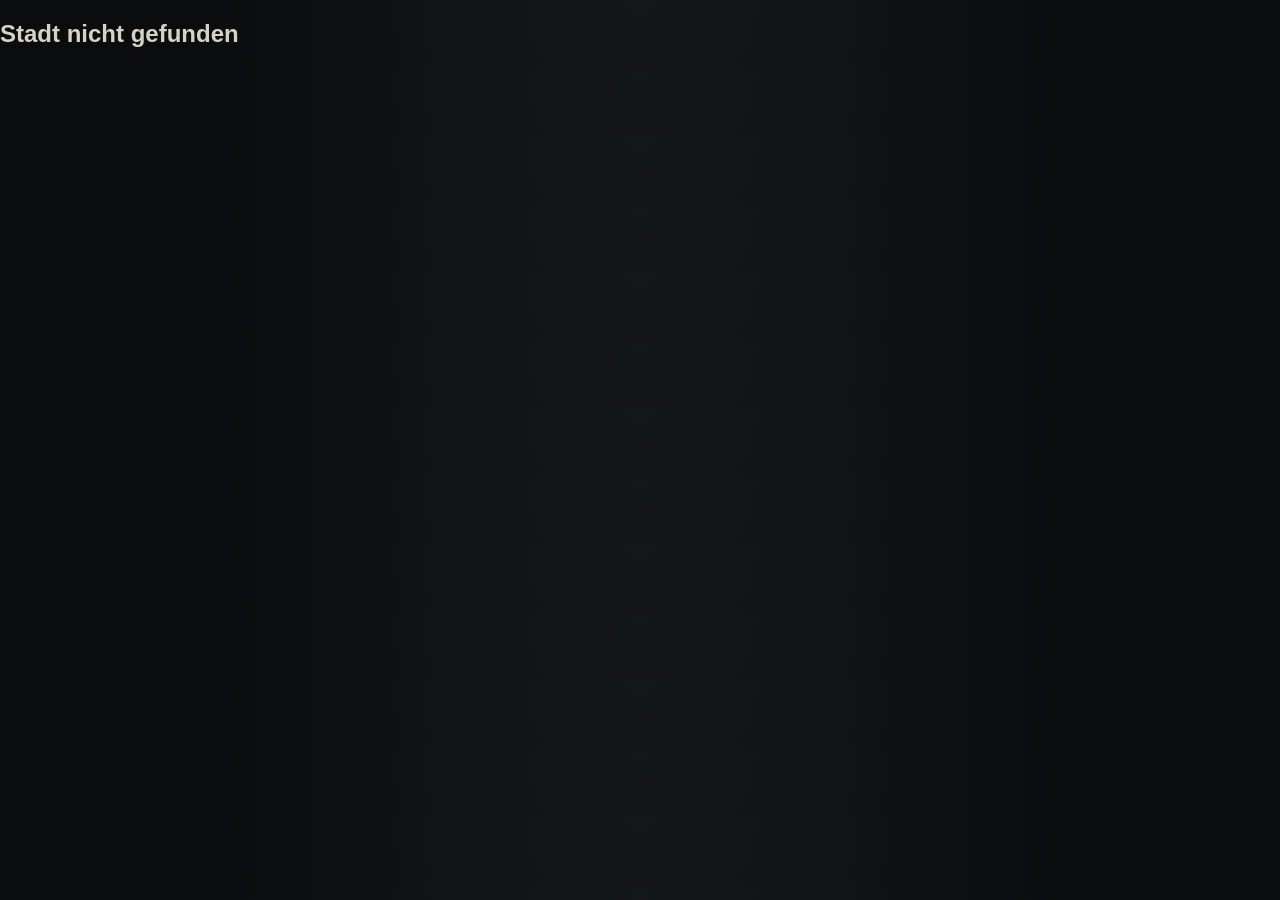
<file: details.html>
<!DOCTYPE html><html lang="de"><head><meta charset="UTF-8"><title>Pegnitz Piraten</title><link rel="stylesheet" href="stylesdetails.css"><body><div class="navbar"><a href="start.html"><img class="logo" src="assets/pegnitz2.png" alt="Logo"></a><div class="nav-links"><a href="angebote.html" class="active">Reiseziele entdecken</a><a href="kontakt.html">Kontakt</a><a href="login.html">Login</a></div></div><main class="content"><div class="details-container"><h1 id="titel" aria-live="polite"></h1><div id="badges"></div><img id="bild" loading="lazy"><p id="kurzbeschreibung" class="kurz" aria-live="polite"></p><p id="beschreibung" class="lang" aria-live="polite"></p><div class="info-grid"><div class="box"><h3>Reisedaten</h3><p><b>Preis:</b><span id="preis" aria-live="polite"></span></p><p><b>Dauer:</b><span id="dauer" aria-live="polite"></span> Tage</p><p><b>Zeitraum:</b><span id="zeitraum" aria-live="polite"></span></p></div><div class="box"><h3>Transport</h3><p id="transport" aria-live="polite"></p></div><div class="box"><h3>Hotel</h3><p id="hotel" aria-live="polite"></p><p><b>Sterne:</b><span id="rating" aria-live="polite"></span></p></div><div class="box"><h3>Allgemeine Infos</h3><p id="infos" aria-live="polite"></p></div><div class="box"><h3>Highlights</h3><ul id="highlights" aria-live="polite"></ul></div><div class="box"><h3>Extras</h3><div id="extras" aria-live="polite"></div></div></div><h3 class="score">Score</h3><div id="bar" aria-live="polite"></div><button id="buchenBtn">Jetzt buchen</button></div></main><div class="footer"><p>&copy; 2026 Pegnitz Piraten. Alle Rechte vorbehalten.</p><div class="footer-links"><a href="#">Impressum</a><a href="#">Datenschutz</a><a href="kontakt.html">Kontakt</a></div><p>Diese Website ist ein nicht-kommerzieller Prototyp zu Forschungszwecken. Einige verwendete Bilder dienen ausschließlich der Illustration.</p></div><script src="timer.js"></script><script src="scriptdetails.js"></script><script>const btn = document.getElementById("buchenBtn");btn.addEventListener("click", () => { const params = new URLSearchParams(window.location.search); const stadt = params.get("stadt"); const preis = params.get("preis"); const tage = params.get("tage"); window.location.href = `buy.html?stadt=${encodeURIComponent(stadt)}&preis=${encodeURIComponent(preis)}&tage=${encodeURIComponent(tage)}`;});</script></body></html>
</file>
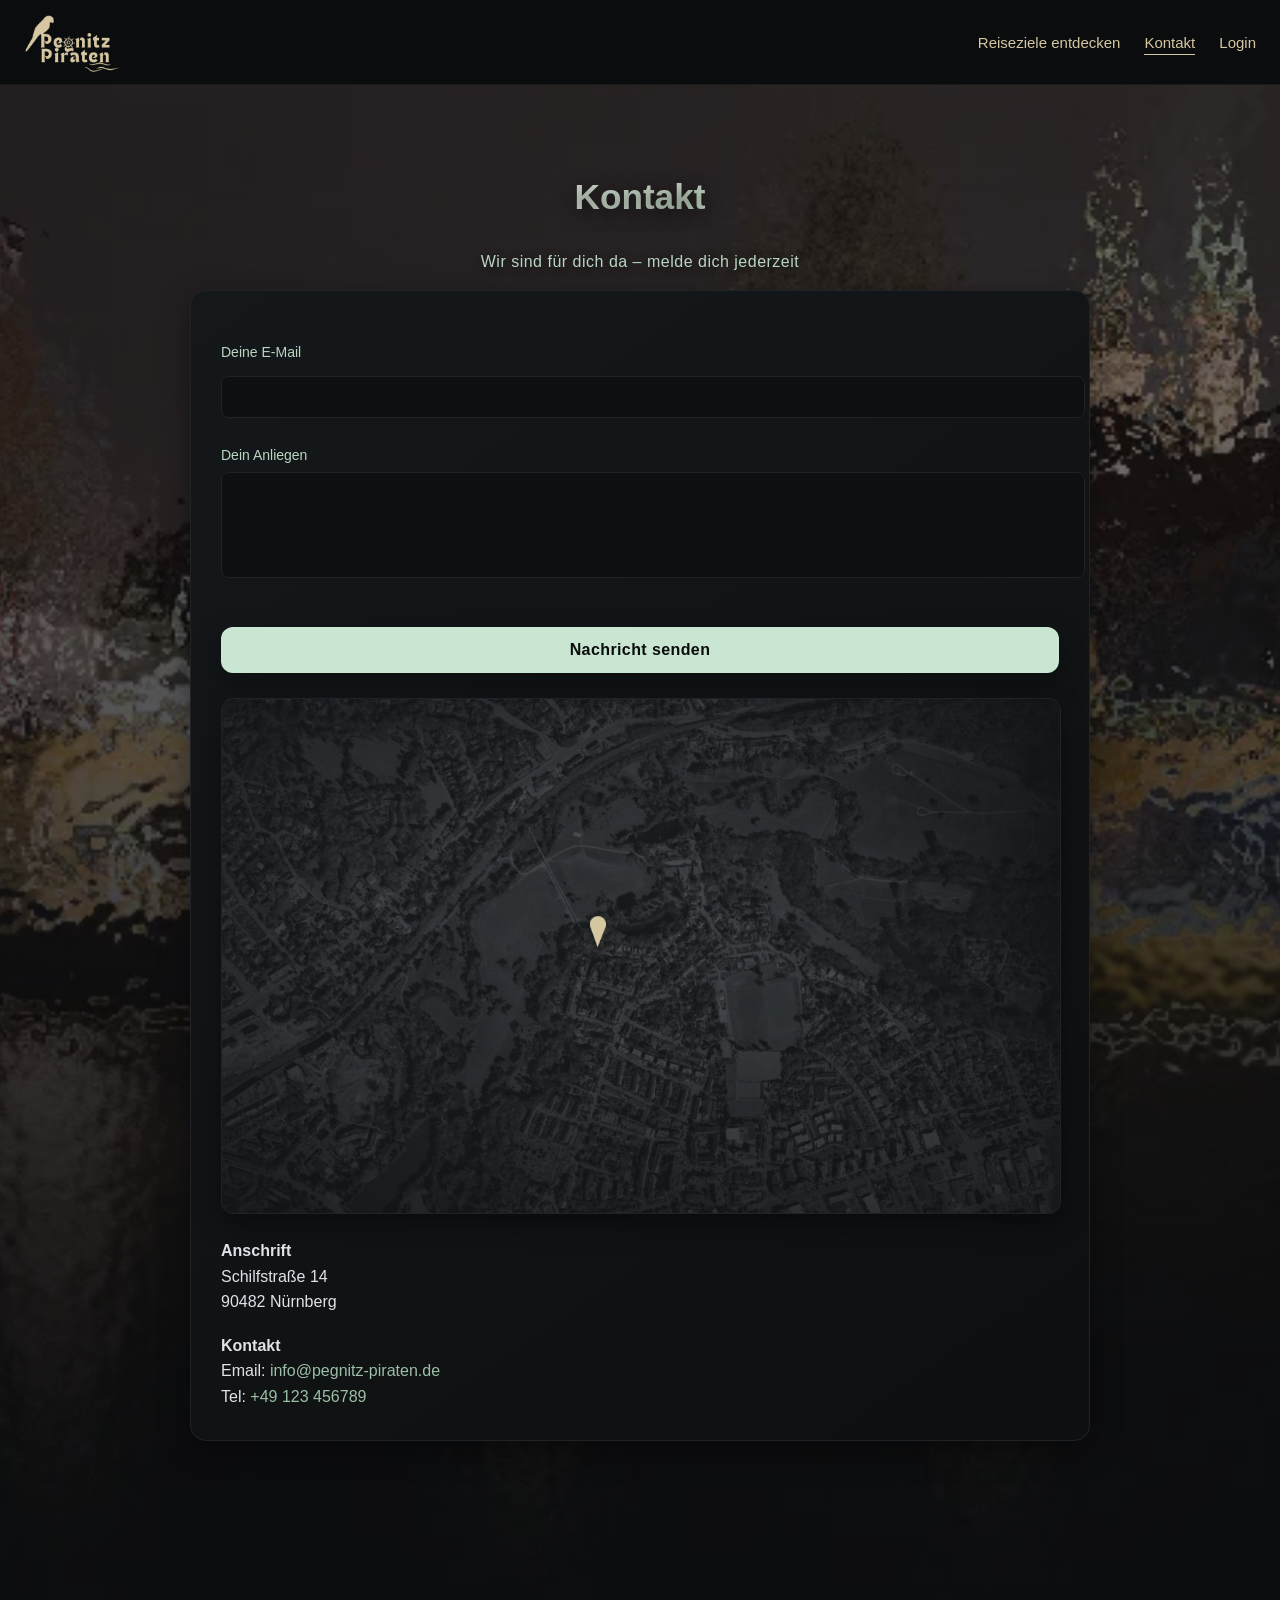
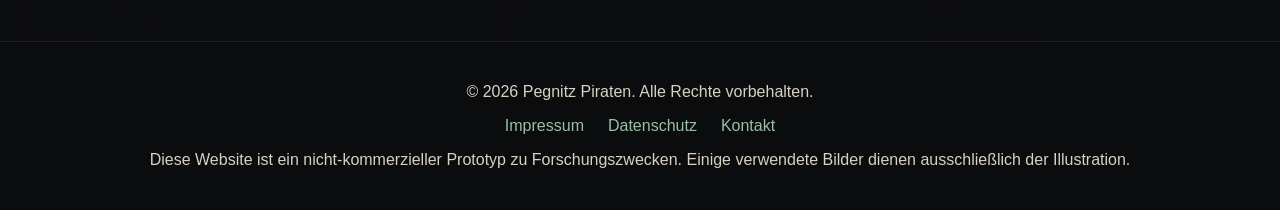
<file: kontakt.html>
<!DOCTYPE html><html lang="de"><head><meta charset="UTF-8"><title>Pegnitz Piraten</title><link rel="stylesheet" href="styleskontakt.css"><link rel="icon" href="assets/flavicon-green.png"></head><body><div class="navbar"><a href="start.html"><img class="logo" src="assets/pegnitz2.png" alt="Logo"></a><div class="nav-links"><a href="angebote.html">Reiseziele entdecken</a><a href="kontakt.html" class="active">Kontakt</a><a href="login.html">Login</a></div></div><main class="content"><h1 class="title">Kontakt</h1><p class="subtitle">Wir sind für dich da – melde dich jederzeit</p><div class="text-box" aria-label="Kontaktinformationen Pegnitz Piraten"><form class="contact-form"><label for="email">Deine E-Mail</label><input type="email" id="email" name="email" ><label for="message">Dein Anliegen</label><textarea id="message" name="message" rows="5" ></textarea><button type="submit" class="cta-button">Nachricht senden</button></form><img src="assets/map.webp" alt="Karte Standort Nürnberg" class="map-image" loading="lazy"><p><strong>Anschrift</strong><br> Schilfstraße 14<br> 90482 Nürnberg</p><p><strong>Kontakt</strong><br> Email: <a href="mailto:info@pegnitz-piraten.de">info@pegnitz-piraten.de</a><br> Tel: <a href="tel:+49123456789">+49 123 456789</a></p></div></main><div class="footer"><p>&copy; 2026 Pegnitz Piraten. Alle Rechte vorbehalten.</p><div class="footer-links"><a href="#">Impressum</a><a href="#">Datenschutz</a><a href="kontakt.html">Kontakt</a></div><p>Diese Website ist ein nicht-kommerzieller Prototyp zu Forschungszwecken. Einige verwendete Bilder dienen ausschließlich der Illustration.</p></div><script src="timer.js"></script></body></html>
</file>
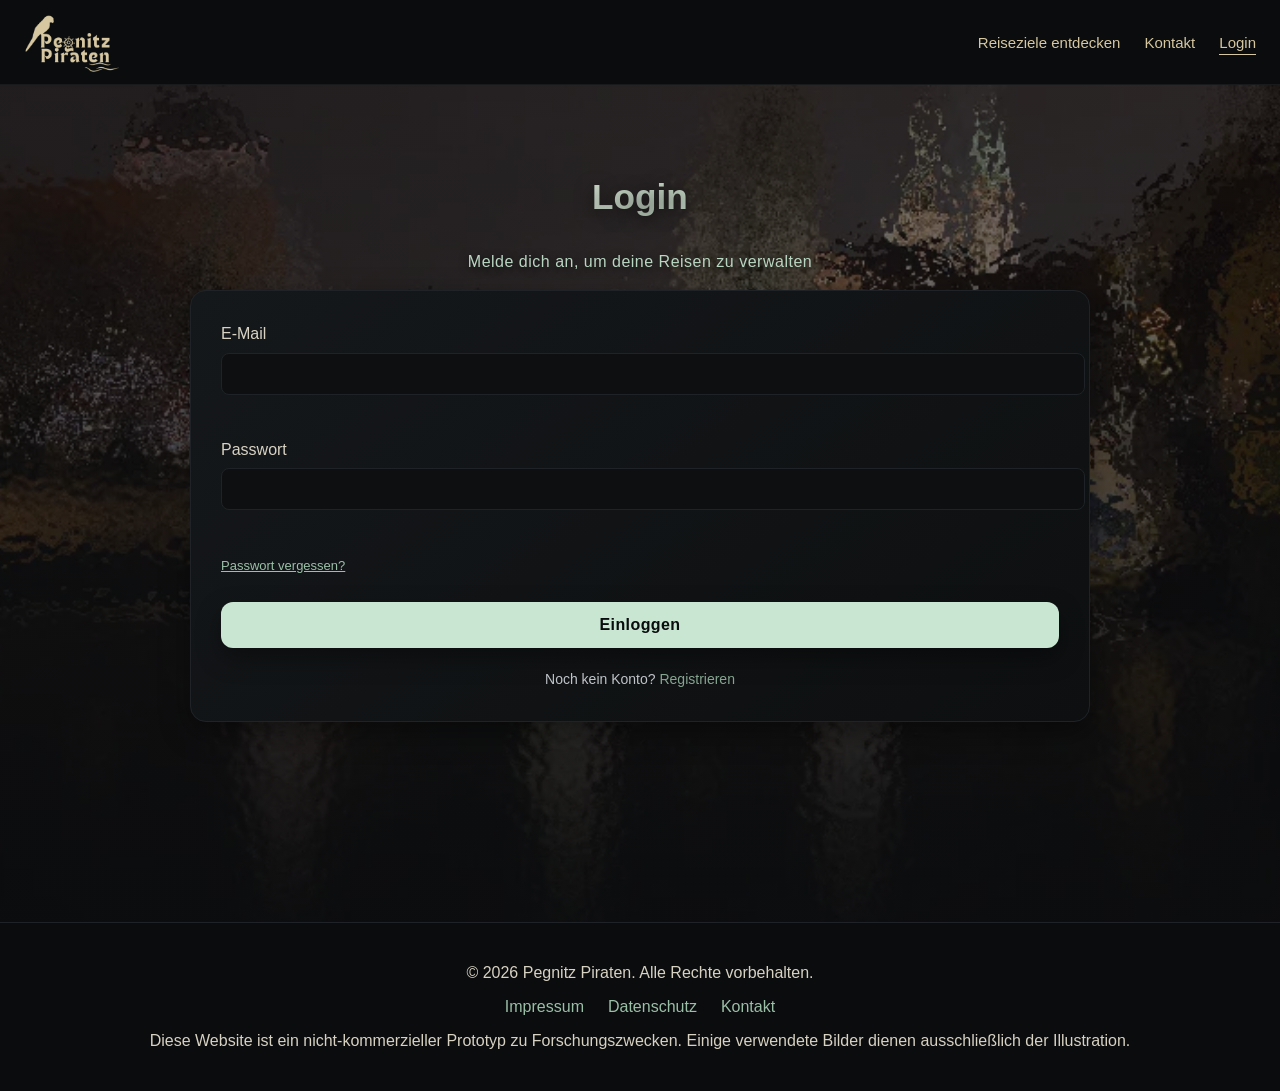
<file: login.html>
<!DOCTYPE html><html lang="de"><head><meta charset="UTF-8"><title>Pegnitz Piraten</title><link rel="stylesheet" href="styleslogin.css"><link rel="icon" href="assets/flavicon-green.png"></head><body><div class="navbar"><a href="start.html"><img class="logo" src="assets/pegnitz2.png" alt="Logo"></a><div class="nav-links"><a href="angebote.html">Reiseziele entdecken</a><a href="kontakt.html">Kontakt</a><a href="login.html" class="active">Login</a></div></div><main class="content"><h1 class="title">Login</h1><p class="subtitle">Melde dich an, um deine Reisen zu verwalten</p><div class="text-box"><form><label for="email">E-Mail</label><br><input type="email" id="email" name="email" ><br><br><label for="password">Passwort</label><br><input type="password" id="password" name="password" ><br><br><a href="#" style="font-size: 13px; color: #9bbfa7;">Passwort vergessen?</a><button type="submit" class="cta-button">Einloggen</button></form><p class="auth-switch"> Noch kein Konto? <a href="register.html">Registrieren</a></p></div></main><div class="footer"><p>&copy; 2026 Pegnitz Piraten. Alle Rechte vorbehalten.</p><div class="footer-links"><a href="#">Impressum</a><a href="#">Datenschutz</a><a href="kontakt.html">Kontakt</a></div><p>Diese Website ist ein nicht-kommerzieller Prototyp zu Forschungszwecken. Einige verwendete Bilder dienen ausschließlich der Illustration.</p></div><script src="timer.js"></script></body></html>
</file>
<file: stylesangebote.css>
body{margin:0;font-family:"Inter",Arial,sans-serif;color:#d8d2c3;background:radial-gradient(circle at top,#15181b,#0b0c0e 70%)}.navbar{background:#0a0c0e;border-bottom:1px solid rgb(255 255 255 / .06);position:sticky;top:0;z-index:1000;display:flex;align-items:center;justify-content:space-between;padding:12px 24px}.navbar a{color:#d6c7a1;text-decoration:none;font-size:15px;transition:all 0.2s ease;position:relative}.nav-links a::after{content:"";position:absolute;left:0;bottom:-4px;width:0%;height:1px;background:#d6c7a1;transition:0.3s}.nav-links a:hover::after{width:100%}.logo{width:6rem;display:block;transition:all 0.2s ease}.logo:hover{transform:translateY(-1px)}.footer{background-color:#0b0c0e;padding:25px;text-align:center;margin-top:40px;border-top:1px solid #1f2327}.footer-links{margin-top:10px}.footer-links a{color:#9bbfa7;margin:0 12px;text-decoration:none;transition:0.2s}.footer-links a:hover{color:#c8e6d1}.content{display:grid;grid-template-columns:repeat(auto-fill,minmax(240px,1fr));gap:60px;padding:100px}.nav-links{display:flex;gap:24px;margin-left:auto}.auth-switch{margin-top:20px;text-align:center;font-size:14px;color:#b9d6c2;opacity:.85}.auth-switch a{color:#9bbfa7;text-decoration:none;transition:0.2s}.auth-switch a:hover{color:#c8e6d1}.nav-links a.active::after{width:100%}.controls{display:flex;flex-wrap:wrap;gap:10px;padding:16px 24px;position:fixed;width:100%;z-index:9}input,select{padding:8px;border:1px solid #ccc;border-radius:6px;min-width:180px;background:#1e1e1e;color:#eaeaea;border:1px solid #333;box-shadow:0 10px 25px rgb(0 0 0 / .4)}.card{display:block;border-radius:18px;text-decoration:none;color:inherit;background:linear-gradient(145deg,#15181b,#0d0f10);border:1px solid #1f2327;box-shadow:0 10px 30px rgb(0 0 0 / .5),inset 0 1px 0 rgb(255 255 255 / .03);transition:all 0.35s ease;position:relative;border-radius:18px}.card:hover{transform:translateY(-6px);box-shadow:0 20px 50px rgb(0 0 0 / .7),inset 0 1px 0 rgb(255 255 255 / .05)}.card img{width:calc(100% + 40px);margin-left:-20px;margin-right:-20px;margin-bottom:10px;height:180px;object-fit:cover;display:block;border-radius:14px}.card h2{font-size:1.2rem;margin:18px 18px 6px;font-weight:600;color:#d7f3df;letter-spacing:.3px}.card p{margin:0 18px 12px;font-size:.9rem;color:#d6c7a1}.card strong{color:#fff;font-weight:600}.card p:last-child{font-size:.8rem;color:#6f7a85;margin-bottom:18px}
</file>
<file: stylesbuy.css>
body{margin:0;font-family:"Inter",Arial,sans-serif;color:#d8d2c3;background:radial-gradient(circle at top,#15181b,#0b0c0e 70%)}*{box-sizing:border-box}.navbar{background:#0a0c0e;border-bottom:1px solid rgb(255 255 255 / .06);position:sticky;top:0;z-index:1000;display:flex;align-items:center;justify-content:space-between;padding:12px 24px}#sterne{color:#d6c7a1}.navbar a{color:#d6c7a1;text-decoration:none;font-size:15px;transition:all 0.2s ease;position:relative}.nav-links a::after{content:"";position:absolute;left:0;bottom:-4px;width:0%;height:1px;background:#d6c7a1;transition:0.3s}.nav-links a:hover::after{width:100%}.logo{width:6rem;display:block;transition:all 0.2s ease}.logo:hover{transform:translateY(-1px)}.footer{background-color:#0b0c0e;padding:25px;text-align:center;margin-top:40px;border-top:1px solid #1f2327}.footer-links{margin-top:10px}.footer-links a{color:#9bbfa7;margin:0 12px;text-decoration:none;transition:0.2s}.footer-links a:hover{color:#c8e6d1}.content{display:flex;justify-content:center;width:100%;padding:15px 40px 60px}.nav-links{display:flex;gap:24px;margin-left:auto}.nav-links a.active::after{width:100%}#titel{font-size:2.2rem;margin-bottom:0;background:linear-gradient(90deg,#f2efe6,#9bbfa7);-webkit-background-clip:text;-webkit-text-fill-color:#fff0}#highlights li{margin-bottom:6px}.badge{display:inline-block;background:rgb(155 191 167 / .15);color:#9bbfa7;padding:6px 12px;margin:5px;margin-bottom:10px;border-radius:20px;font-size:.85rem;border:1px solid rgb(155 191 167 / .3)}#buchenBtn{display:block;width:fit-content;margin:30px auto 0;padding:14px 28px;font-size:16px;font-weight:600;color:#0b0c0e;background:#c8e6d1;border:none;border-radius:12px;cursor:pointer;box-shadow:0 10px 25px rgb(0 0 0 / .35);transition:all 0.2s ease}#buchenBtn:hover{transform:translateY(-2px) scale(1.04);background:#d7f3df}.land,.preis{color:#9bbfa7}.preis{font-size:xx-large}.details-container{width:100%;max-width:900px}input:not([type="checkbox"]),select{padding:8px 10px;border:1px solid #ccc;border-radius:6px;min-width:180px;background:#1e1e1e;color:#eaeaea;border:1px solid #333;box-shadow:0 10px 25px rgb(0 0 0 / .4)}h3{color:#d6c7a1}.code-highlight{font-weight:700;color:#9bbfa7}.Rabatt{margin-bottom:54px}input[type="date"]{color-scheme:dark}.land{margin-top:0;margin-bottom:12px}#gutscheinBtn{padding:10px 10px;font-size:14px;font-weight:600;color:#0b0c0e;background:#c8e6d1;margin-left:8px;border:none;border-radius:12px;cursor:pointer;box-shadow:0 10px 25px rgb(0 0 0 / .35);transition:all 0.2s ease}#gutscheinBtn:not(:disabled):hover{transform:translateY(-2px) scale(1.04);background:#d7f3df}#gutscheinBtn:disabled{opacity:.5;cursor:default}#gutschein:disabled{opacity:.6;cursor:default}label{display:block;margin-top:10px;margin-bottom:4px;color:#d6c7a1;font-size:14px}input[type="checkbox"]{appearance:none;-webkit-appearance:none;width:12px;height:12px;border:2px solid #d6c7a1;border-radius:4px;margin:0;flex-shrink:0}input[type="checkbox"]:checked{background:#d6c7a1}.hotel-row{display:flex;align-items:center;gap:12px}
</file>
<file: stylesdetails.css>
body{margin:0;font-family:"Inter",Arial,sans-serif;color:#d8d2c3;background:radial-gradient(circle at top,#15181b,#0b0c0e 70%)}*{box-sizing:border-box}.navbar{background:#0a0c0e;border-bottom:1px solid rgb(255 255 255 / .06);position:sticky;top:0;z-index:1000;display:flex;align-items:center;justify-content:space-between;padding:12px 24px}.navbar a{color:#d6c7a1;text-decoration:none;font-size:15px;transition:all 0.2s ease;position:relative}.nav-links a::after{content:"";position:absolute;left:0;bottom:-4px;width:0%;height:1px;background:#d6c7a1;transition:0.3s}.nav-links a:hover::after{width:100%}.logo{width:6rem;display:block;transition:all 0.2s ease}.logo:hover{transform:translateY(-1px)}.footer{background-color:#0b0c0e;padding:25px;text-align:center;margin-top:40px;border-top:1px solid #1f2327}.footer-links{margin-top:10px}.footer-links a{color:#9bbfa7;margin:0 12px;text-decoration:none;transition:0.2s}.footer-links a:hover{color:#c8e6d1}.content{display:flex;justify-content:center;width:100%;padding:30px 40px 60px}.nav-links{display:flex;gap:24px;margin-left:auto}.nav-links a.active::after{width:100%}#titel{font-size:2.2rem;margin-bottom:8px;margin-left:30px;background:linear-gradient(90deg,#f2efe6,#9bbfa7);-webkit-background-clip:text;-webkit-text-fill-color:#fff0}#bild{width:100%;max-height:380px;object-fit:cover;border-radius:12px;margin-bottom:20px;box-shadow:0 10px 25px rgb(0 0 0 / .4)}.kurz{font-weight:600;color:#c8e6d1;margin-bottom:10px}.lang{color:#dfe3e8;margin-bottom:25px}.info-grid{display:grid;grid-template-columns:repeat(auto-fit,minmax(240px,1fr));gap:15px;margin-bottom:20px}.box{background:linear-gradient(145deg,#1a1d21,#111315);padding:18px;border-radius:12px;border:1px solid #1f2327;box-shadow:0 6px 20px rgb(0 0 0 / .35)}.box h3{margin-top:0;color:#9bbfa7}#highlights li{margin-bottom:6px}.badge{display:inline-block;background:rgb(155 191 167 / .15);color:#9bbfa7;padding:6px 12px;margin:5px;margin-bottom:10px;border-radius:20px;font-size:.85rem;border:1px solid rgb(155 191 167 / .3)}#buchenBtn{display:block;width:fit-content;margin:30px auto 0;padding:14px 28px;font-size:16px;font-weight:600;color:#0b0c0e;background:#c8e6d1;border:none;border-radius:12px;cursor:pointer;box-shadow:0 10px 25px rgb(0 0 0 / .35);transition:all 0.2s ease}#buchenBtn:hover{transform:translateY(-2px) scale(1.04);background:#d7f3df}#rating{color:#d6c7a1;letter-spacing:2px}.rating-bar{background:#1f2327;border-radius:10px;overflow:hidden;margin:6px 0 12px}.rating-fill{height:8px;background:linear-gradient(90deg,#9bbfa7,#c8e6d1)}.details-container{width:100%;max-width:900px}.score{margin-bottom:10px;margin-top:20px;color:#d6c7a1}#highlights li{margin-bottom:16px}
</file>
<file: styleskontakt.css>
body{margin:0;font-family:"Inter",Arial,sans-serif;color:#d8d2c3;background:linear-gradient(rgb(11 12 14 / .541),rgb(11 12 14 / .671)),url(assets/pegnitz.webp) center/cover no-repeat;background-attachment:scroll}.navbar{background:#0a0c0e;border-bottom:1px solid rgb(255 255 255 / .06);position:sticky;top:0;z-index:1000;display:flex;align-items:center;justify-content:space-between;padding:12px 24px}.navbar a{color:#d6c7a1;text-decoration:none;font-size:15px;transition:all 0.2s ease;position:relative}.nav-links a::after{content:"";position:absolute;left:0;bottom:-4px;width:0%;height:1px;background:#d6c7a1;transition:0.3s}.nav-links a:hover::after{width:100%}.logo{width:6rem;display:block;transition:all 0.2s ease}.logo:hover{transform:translateY(-1px)}.footer{background-color:#0b0c0e;padding:25px;text-align:center;margin-top:40px;border-top:1px solid #1f2327}.footer-links{margin-top:10px}.footer-links a{color:#9bbfa7;margin:0 12px;text-decoration:none;transition:0.2s}.footer-links a:hover{color:#c8e6d1}.content{padding:60px 40px;text-align:center;max-width:900px;margin:0 auto;line-height:1.6}.nav-links{display:flex;gap:24px;margin-left:auto}.title{font-size:2.2rem;background:linear-gradient(90deg,#f2efe6,#9bbfa7);-webkit-background-clip:text;-webkit-text-fill-color:#fff0;text-shadow:0 4px 18px rgb(0 0 0 / .6)}.subtitle{letter-spacing:.5px;color:#b9d6c2;text-shadow:0 2px 10px rgb(0 0 0 / .6)}.text-box{background:linear-gradient(145deg,#15181b,#0d0f10);padding:30px;border-radius:16px;border:1px solid #1f2327;box-shadow:0 10px 30px rgb(0 0 0 / .4);text-align:left;margin-bottom:100px;}.text-box p{margin-bottom:18px;color:#dfe3e8}.text-box p:last-child{margin-bottom:0}.cta-button{display:block;width:100%;margin:25px auto 0;padding:14px 28px;font-size:16px;font-weight:600;letter-spacing:.4px;color:#0b0c0e;background:#c8e6d1;border:none;border-radius:12px;text-decoration:none;text-align:center;box-shadow:0 10px 25px rgb(0 0 0 / .35);transition:all 0.2s ease}.cta-button:hover{transform:translateY(-2px) scale(1.04);background:#d7f3df;box-shadow:0 14px 35px rgb(0 0 0 / .45)}.cta-button:active{transform:translateY(0) scale(.98)}.text-box input{width:100%;padding:12px;margin-top:6px;margin-bottom:16px;border-radius:8px;border:1px solid #1f2327;background:#0d0f10;color:#dfe3e8;font-size:14px}.text-box input:focus{outline:none;border-color:#9bbfa7;box-shadow:0 0 0 2px rgb(155 191 167 / .2)}.auth-switch{margin-top:20px;text-align:center;font-size:14px;color:#b9d6c2;opacity:.85}.auth-switch a{color:#9bbfa7;text-decoration:none;transition:0.2s}.auth-switch a:hover{color:#c8e6d1}.nav-links a.active::after{width:100%}.text-box a{color:#9bbfa7;text-decoration:none}.text-box a:hover{color:#c8e6d1}.map-image{width:100%;margin-top:25px;border-radius:12px;border:1px solid #1f2327;box-shadow:0 10px 25px rgb(0 0 0 / .4);transition:0.3s ease}.contact-form{margin-top:20px}.contact-form label{display:block;margin-top:10px;margin-bottom:6px;color:#b9d6c2;font-size:14px}.contact-form textarea{width:100%;padding:12px;margin-bottom:16px;border-radius:8px;border:1px solid #1f2327;background:#0d0f10;color:#dfe3e8;font-size:14px;resize:none}.contact-form textarea:focus{outline:none;border-color:#9bbfa7;box-shadow:0 0 0 2px rgb(155 191 167 / .2)}
</file>
<file: styleslogin.css>
body{margin:0;font-family:"Inter",Arial,sans-serif;color:#d8d2c3;background:linear-gradient(rgb(11 12 14 / .541),rgb(11 12 14 / .671)),url(assets/pegnitz.webp) center/cover no-repeat;background-attachment:scroll}.navbar{background:#0a0c0e;border-bottom:1px solid rgb(255 255 255 / .06);position:sticky;top:0;z-index:1000;display:flex;align-items:center;justify-content:space-between;padding:12px 24px}.navbar a{color:#d6c7a1;text-decoration:none;font-size:15px;transition:all 0.2s ease;position:relative}.nav-links a::after{content:"";position:absolute;left:0;bottom:-4px;width:0%;height:1px;background:#d6c7a1;transition:0.3s}.nav-links a:hover::after{width:100%}.logo{width:6rem;display:block;transition:all 0.2s ease}.logo:hover{transform:translateY(-1px)}.footer{background-color:#0b0c0e;padding:25px;text-align:center;margin-top:40px;border-top:1px solid #1f2327}.footer-links{margin-top:10px}.footer-links a{color:#9bbfa7;margin:0 12px;text-decoration:none;transition:0.2s}.footer-links a:hover{color:#c8e6d1}.content{padding:60px 40px;text-align:center;max-width:900px;margin:0 auto;line-height:1.6}.nav-links{display:flex;gap:24px;margin-left:auto}.title{font-size:2.2rem;background:linear-gradient(90deg,#f2efe6,#9bbfa7);-webkit-background-clip:text;-webkit-text-fill-color:#fff0;text-shadow:0 4px 18px rgb(0 0 0 / .6)}.subtitle{letter-spacing:.5px;color:#b9d6c2;text-shadow:0 2px 10px rgb(0 0 0 / .6)}.text-box{background:linear-gradient(145deg,#15181b,#0d0f10);padding:30px;border-radius:16px;border:1px solid #1f2327;box-shadow:0 10px 30px rgb(0 0 0 / .4);text-align:left;margin-bottom:100px;}.text-box p{margin-bottom:18px;color:#dfe3e8}.text-box p:last-child{margin-bottom:0}.cta-button{display:block;width:100%;margin:25px auto 0;padding:14px 28px;font-size:16px;font-weight:600;letter-spacing:.4px;color:#0b0c0e;background:#c8e6d1;border:none;border-radius:12px;text-decoration:none;text-align:center;box-shadow:0 10px 25px rgb(0 0 0 / .35);transition:all 0.2s ease}.cta-button:hover{transform:translateY(-2px) scale(1.04);background:#d7f3df;box-shadow:0 14px 35px rgb(0 0 0 / .45)}.cta-button:active{transform:translateY(0) scale(.98)}.text-box input{width:100%;padding:12px;margin-top:6px;margin-bottom:16px;border-radius:8px;border:1px solid #1f2327;background:#0d0f10;color:#dfe3e8;font-size:14px}.text-box input:focus{outline:none;border-color:#9bbfa7;box-shadow:0 0 0 2px rgb(155 191 167 / .2)}.auth-switch{margin-top:20px;text-align:center;font-size:14px;color:#b9d6c2;opacity:.85}.auth-switch a{color:#9bbfa7;text-decoration:none;transition:0.2s}.auth-switch a:hover{color:#c8e6d1}.nav-links a.active::after{width:100%}
</file>
